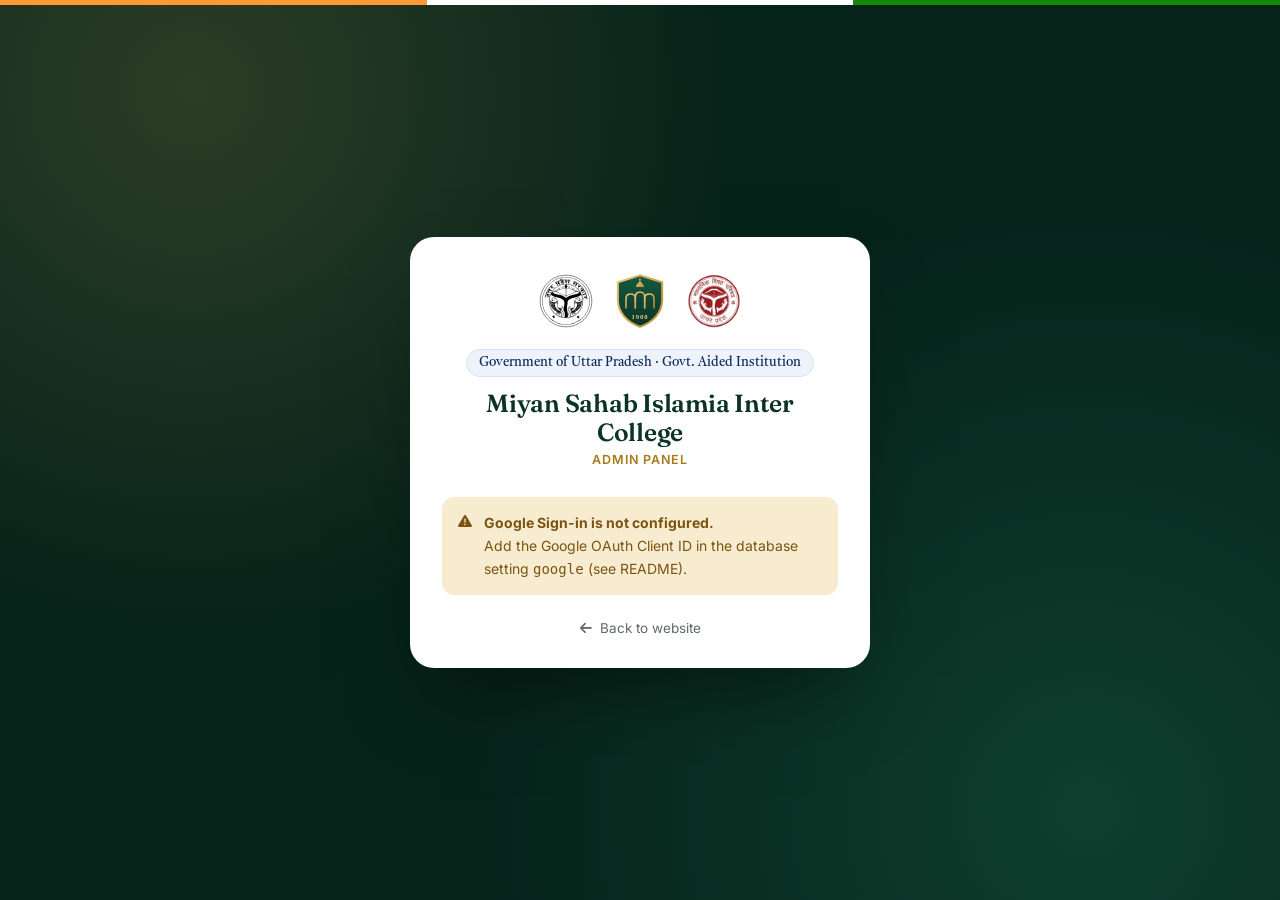
<file: admin.html>
<!DOCTYPE html>
<html lang="en">
<head>
  <meta charset="UTF-8">
  <meta name="viewport" content="width=device-width, initial-scale=1, viewport-fit=cover">
  <meta name="robots" content="noindex, nofollow">
  <title>Admin Panel | M.S.I. Inter College</title>
  <meta name="theme-color" content="#0a3326">
  <link rel="icon" href="assets/img/crest.svg" type="image/svg+xml">
  <link rel="preconnect" href="https://fonts.googleapis.com">
  <link rel="preconnect" href="https://fonts.gstatic.com" crossorigin>
  <link href="https://fonts.googleapis.com/css2?family=Fraunces:opsz,wght@9..144,500;9..144,600&family=Inter:wght@400;500;600;700&family=Noto+Sans+Devanagari:wght@400;500;600&family=Tiro+Devanagari+Hindi&display=swap" rel="stylesheet">
  <link rel="stylesheet" href="https://cdnjs.cloudflare.com/ajax/libs/font-awesome/6.5.2/css/all.min.css">
  <link rel="stylesheet" href="assets/css/main.css">
  <link rel="stylesheet" href="assets/css/admin.css">
</head>
<body class="adm-body">

<!-- ================= Sign-in screen ================= -->
<div class="adm-gate" id="gate">
  <div class="tricolor" aria-hidden="true"></div>
  <div class="adm-gate-card">
    <div class="adm-gate-logos">
      <img src="images/up_emblem.svg" alt="Uttar Pradesh emblem" width="64" height="64">
      <img src="assets/img/crest.svg" alt="" width="64" height="64">
      <img src="images/upboard_official.png" alt="UP Board" width="64" height="64">
    </div>
    <span class="adm-gate-label">Government of Uttar Pradesh · Govt. Aided Institution</span>
    <h1 class="adm-gate-en">Miyan Sahab Islamia Inter College</h1>
    <p class="adm-gate-sub">Admin Panel</p>
    <div id="gateBody">
      <p class="muted" id="gateMsg"><i class="fas fa-spinner fa-spin"></i> Loading…</p>
    </div>
    <a href="index.html" class="adm-gate-back"><i class="fas fa-arrow-left"></i> Back to website</a>
  </div>
</div>

<!-- ================= App shell ================= -->
<div class="adm-shell" id="shell" hidden>
  <aside class="adm-side" id="side">
    <a href="index.html" class="adm-brand" target="_blank" rel="noopener">
      <img src="images/up_emblem.svg" alt="" width="40" height="40">
      <span><strong>M.S.I. Inter College</strong><small>Admin Panel</small></span>
    </a>
    <nav class="adm-nav" id="admNav">
      <div class="adm-nav-label">Overview</div>
      <a href="#dashboard" data-page="dashboard"><i class="fas fa-gauge-high"></i> Dashboard</a>
      <div class="adm-nav-label">Admissions</div>
      <a href="#applications" data-page="applications"><i class="fas fa-file-signature"></i> Applications <span class="adm-count" id="cntApps"></span></a>
      <a href="#payments" data-page="payments"><i class="fas fa-indian-rupee-sign"></i> Payments</a>
      <a href="#enquiries" data-page="enquiries"><i class="fas fa-envelope-open-text"></i> Enquiries <span class="adm-count alert" id="cntEnq"></span></a>
      <a href="#users" data-page="users"><i class="fas fa-users"></i> Parent accounts</a>
      <div class="adm-nav-label">Website content</div>
      <a href="#notices" data-page="notices"><i class="fas fa-bullhorn"></i> Notices</a>
      <a href="#gallery" data-page="gallery"><i class="fas fa-images"></i> Gallery</a>
      <a href="#toppers" data-page="toppers"><i class="fas fa-trophy"></i> Toppers</a>
      <a href="#leaders" data-page="leaders"><i class="fas fa-user-tie"></i> Leadership</a>
      <div class="adm-nav-label">System</div>
      <a href="#settings" data-page="settings"><i class="fas fa-sliders"></i> Settings</a>
      <a href="#staff" data-page="staff"><i class="fas fa-user-shield"></i> Staff access</a>
    </nav>
    <div class="adm-side-foot">
      <a href="index.html" target="_blank" rel="noopener"><i class="fas fa-arrow-up-right-from-square"></i> View website</a>
    </div>
  </aside>
  <div class="adm-scrim" id="scrim"></div>

  <div class="adm-main">
    <header class="adm-top">
      <button class="adm-icon-btn adm-menu" id="menuBtn" aria-label="Menu"><i class="fas fa-bars"></i></button>
      <div class="adm-top-title"><h1 id="pageTitle">Dashboard</h1><p id="pageSub"></p></div>
      <div class="adm-top-actions">
        <button class="adm-icon-btn" id="refreshBtn" title="Refresh" aria-label="Refresh"><i class="fas fa-rotate"></i></button>
        <div class="adm-user" id="userChip">
          <img id="userPhoto" alt="" referrerpolicy="no-referrer">
          <span><strong id="userName"></strong><small id="userRole"></small></span>
          <button class="adm-icon-btn" id="signOutBtn" title="Sign out" aria-label="Sign out"><i class="fas fa-right-from-bracket"></i></button>
        </div>
      </div>
    </header>
    <main class="adm-content" id="content"></main>
  </div>
</div>

<!-- Drawer for details / forms -->
<div class="adm-drawer" id="drawer" aria-hidden="true">
  <div class="adm-drawer-scrim" data-close></div>
  <section class="adm-drawer-panel" role="dialog" aria-modal="true" aria-labelledby="drawerTitle">
    <header><h2 id="drawerTitle"></h2><button class="adm-icon-btn" data-close aria-label="Close"><i class="fas fa-xmark"></i></button></header>
    <div class="adm-drawer-body" id="drawerBody"></div>
    <footer id="drawerFoot"></footer>
  </section>
</div>

<div class="toast-stack" id="toasts" aria-live="polite"></div>

<script src="assets/js/config.js"></script>
<script src="assets/js/api.js"></script>
<script src="assets/js/main.js"></script>
<script src="assets/js/admin.js"></script>
</body>
</html>
</file>
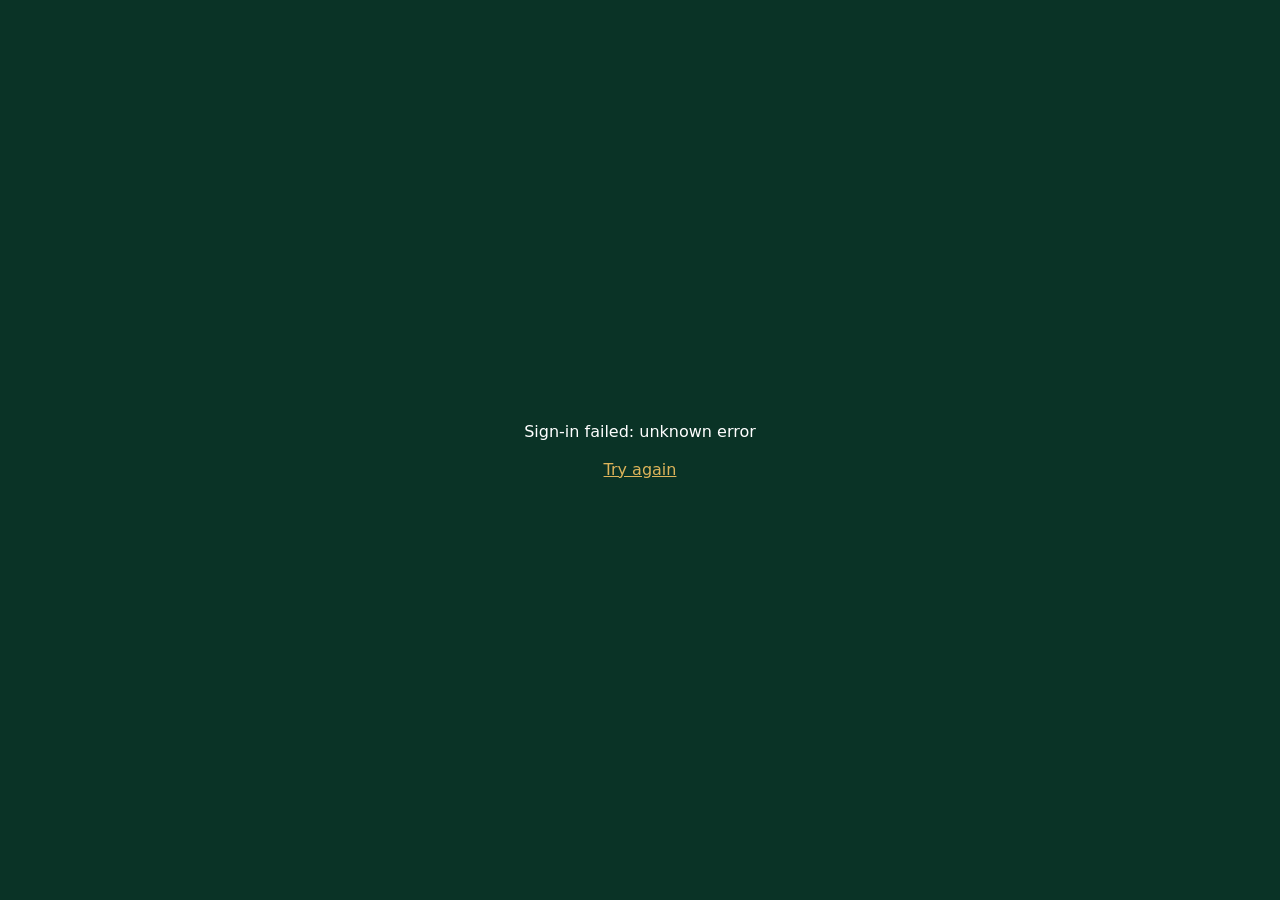
<file: auth.html>
<!DOCTYPE html>
<html lang="en">
<head>
  <meta charset="UTF-8">
  <meta name="viewport" content="width=device-width, initial-scale=1">
  <meta name="robots" content="noindex, nofollow">
  <meta name="referrer" content="no-referrer">
  <title>Signing in… | M.S.I. Inter College</title>
  <style>
    body { margin: 0; min-height: 100vh; display: grid; place-items: center; background: #0a3326; color: #fff; font: 16px Inter, system-ui, sans-serif; text-align: center; }
    .box { padding: 24px; }
    .spin { width: 42px; height: 42px; margin: 0 auto 16px; border: 4px solid rgba(255,255,255,.2); border-top-color: #ddb45a; border-radius: 50%; animation: s 0.8s linear infinite; }
    @keyframes s { to { transform: rotate(360deg); } }
    a { color: #ddb45a; }
  </style>
</head>
<body>
  <div class="box" id="box"><div class="spin"></div>Signing you in…</div>
  <script>
    /* Return point of the same-tab "Sign in with Google" flow.
       The verified Google ID token arrives in the URL fragment (never sent to a server). */
    (function () {
      var q = new URLSearchParams(location.hash.slice(1));
      history.replaceState(null, "", location.pathname);           // remove the token from the address bar
      var back = "register.html";
      try {
        var r = sessionStorage.getItem("msi.returnTo") || "";
        if (/^\/[A-Za-z0-9_\-./]*([?#][^<>"\s]*)?$/.test(r) && r.indexOf("//") === -1 && !/^\/auth/.test(r)) back = r;
        sessionStorage.removeItem("msi.returnTo");
      } catch (e) {}
      if (q.get("credential")) {
        try { localStorage.setItem("msi.gid.v1", q.get("credential")); } catch (e) {}
        location.replace(back);
      } else {
        document.getElementById("box").innerHTML = "Sign-in failed: " + (q.get("error") || "unknown error").replace(/[<>&]/g, "") +
          '<br><br><a href="' + back.replace(/"/g, "") + '">Try again</a>';
      }
    })();
  </script>
</body>
</html>
</file>
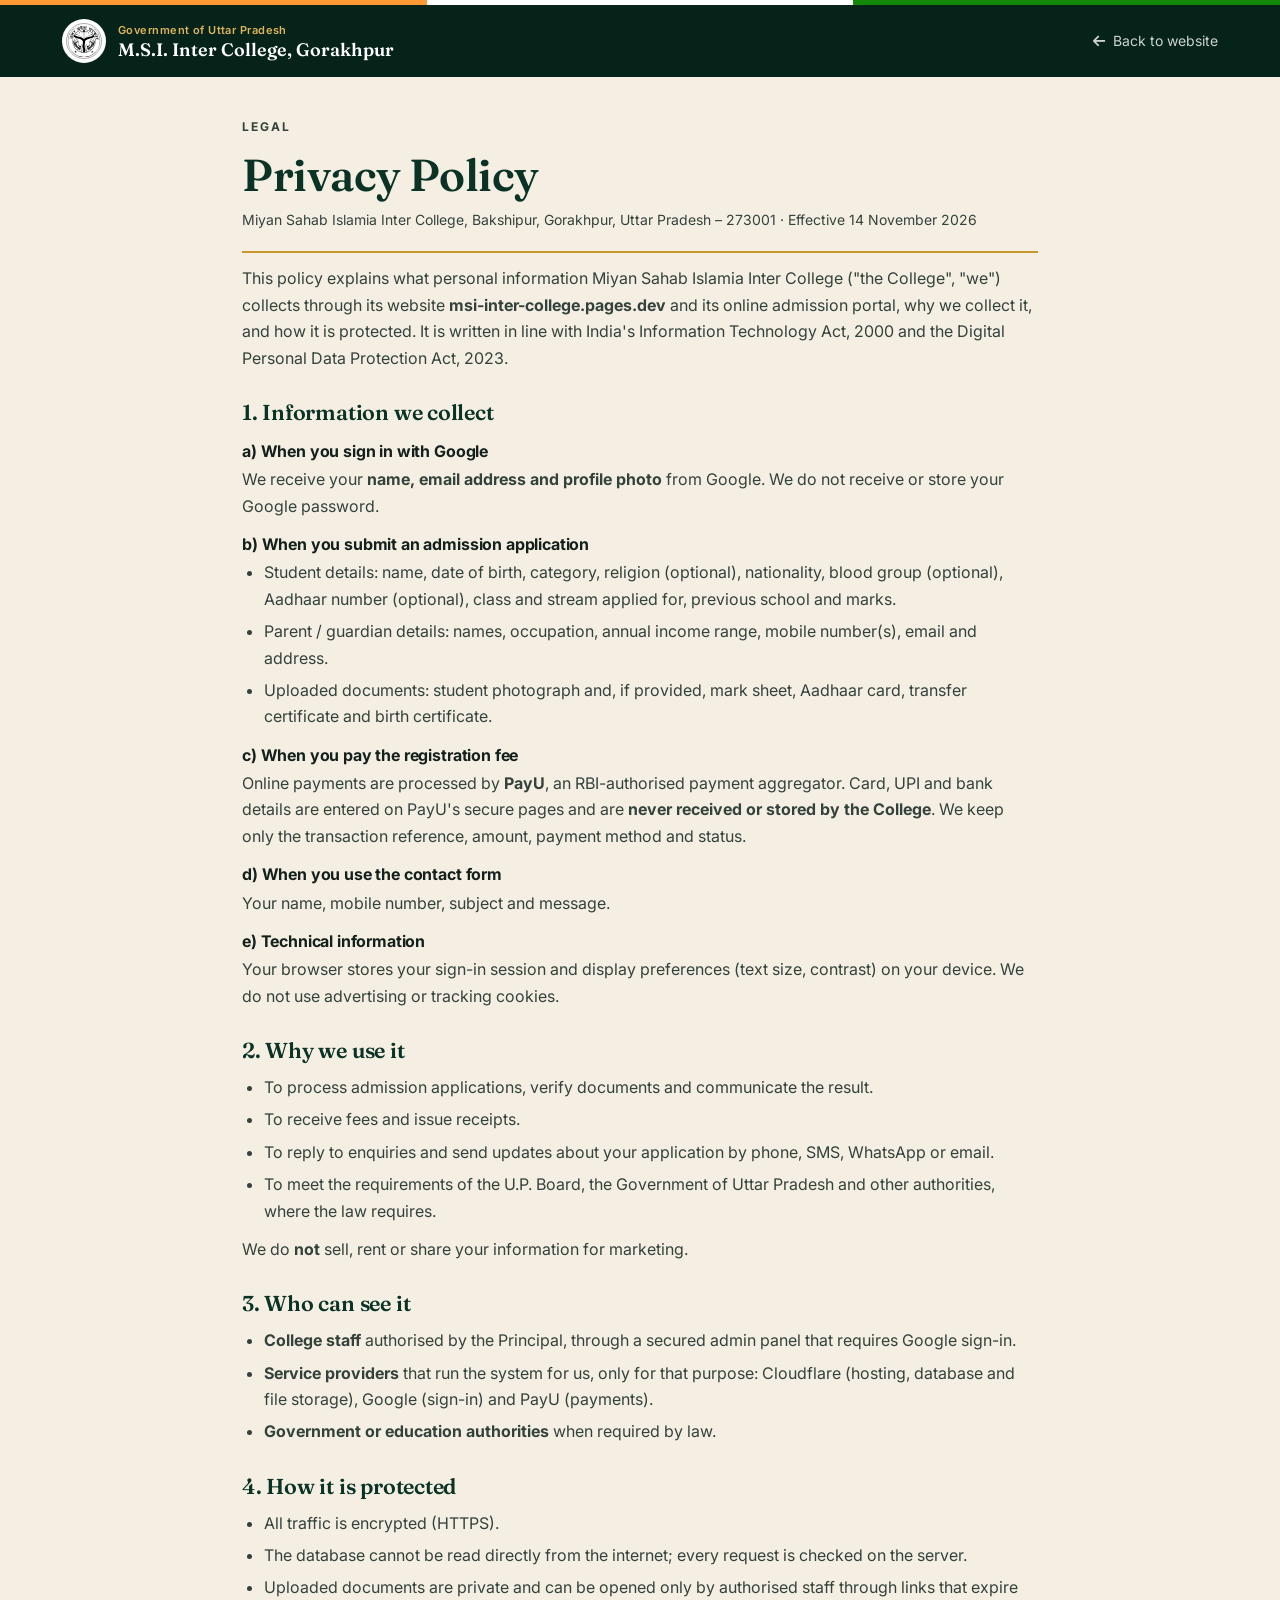
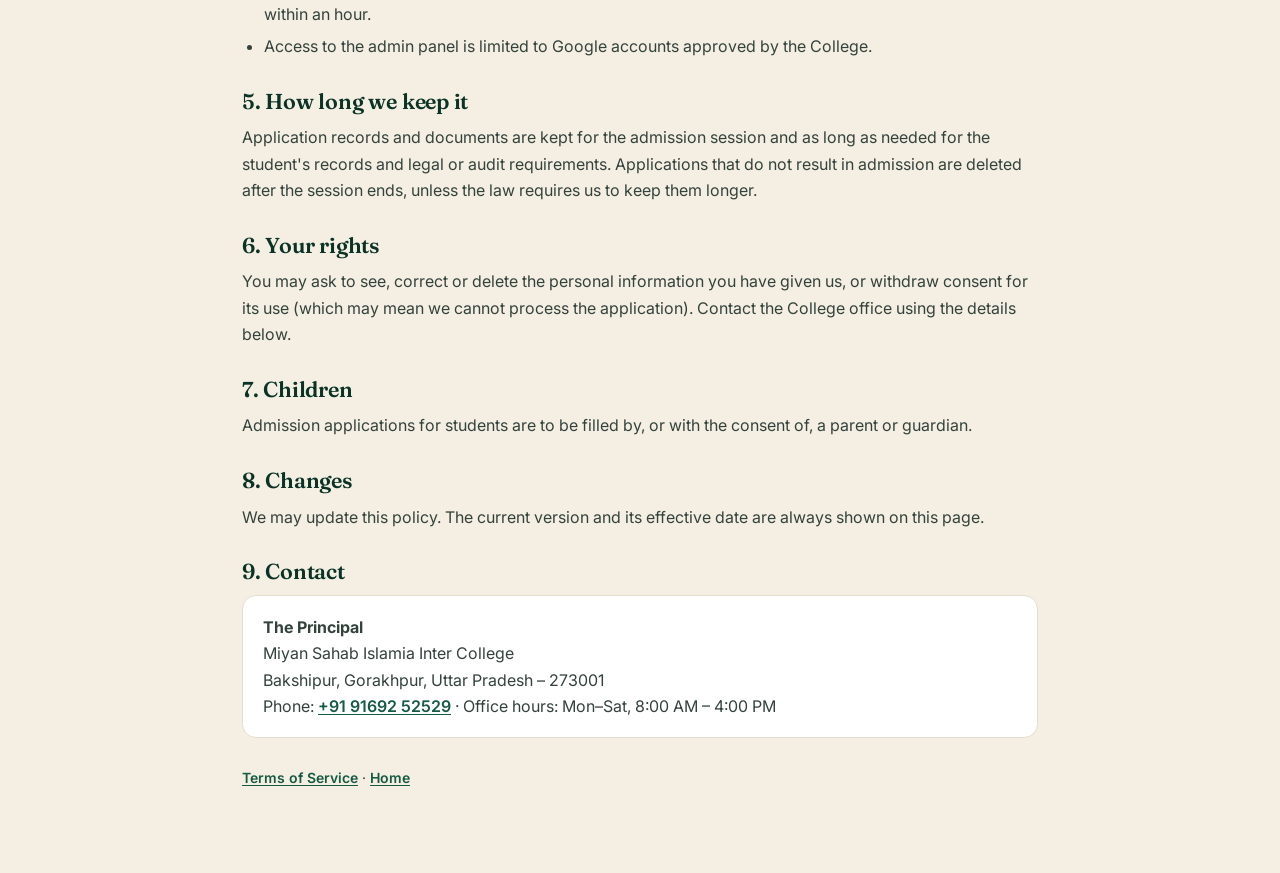
<file: privacy.html>
<!DOCTYPE html>
<html lang="en">
<head>
  <meta charset="UTF-8">
  <meta name="viewport" content="width=device-width, initial-scale=1">
  <title>Privacy Policy | M.S.I. Inter College, Gorakhpur</title>
  <meta name="description" content="How Miyan Sahab Islamia Inter College, Gorakhpur collects, uses and protects personal information on its website and online admission portal.">
  <meta name="theme-color" content="#0a3326">
  <link rel="icon" href="assets/img/crest.svg" type="image/svg+xml">
  <link rel="preconnect" href="https://fonts.googleapis.com">
  <link rel="preconnect" href="https://fonts.gstatic.com" crossorigin>
  <link href="https://fonts.googleapis.com/css2?family=Fraunces:opsz,wght@9..144,500;9..144,600&family=Inter:wght@400;500;600;700&family=Tiro+Devanagari+Hindi&display=swap" rel="stylesheet">
  <link rel="stylesheet" href="https://cdnjs.cloudflare.com/ajax/libs/font-awesome/6.5.2/css/all.min.css">
  <link rel="stylesheet" href="assets/css/main.css">
  <link rel="stylesheet" href="assets/css/legal.css">
</head>
<body class="portal-body">
<div class="tricolor" aria-hidden="true"></div>
<div class="portal-topbar gov-topbar">
  <div class="container">
    <a href="index.html" class="gov-brand">
      <img src="images/up_emblem.svg" alt="Government of Uttar Pradesh" class="gov-emblem-sm" width="44" height="44">
      <span class="brand-text"><span class="gov-label-sm">Government of Uttar Pradesh</span><span class="brand-hi brand-en-name">M.S.I. Inter College, Gorakhpur</span></span>
    </a>
    <a href="index.html" class="back"><i class="fas fa-arrow-left"></i> <span class="hide-sm">Back to website</span></a>
  </div>
</div>

<main class="legal container" id="main">
  <p class="legal-eyebrow">Legal</p>
  <h1>Privacy Policy</h1>
  <p class="legal-meta">Miyan Sahab Islamia Inter College, Bakshipur, Gorakhpur, Uttar Pradesh – 273001 · Effective 14 November 2026</p>

  <p>This policy explains what personal information Miyan Sahab Islamia Inter College ("the College", "we") collects through its website <b>msi-inter-college.pages.dev</b> and its online admission portal, why we collect it, and how it is protected. It is written in line with India's Information Technology Act, 2000 and the Digital Personal Data Protection Act, 2023.</p>

  <h2>1. Information we collect</h2>
  <h3>a) When you sign in with Google</h3>
  <p>We receive your <b>name, email address and profile photo</b> from Google. We do not receive or store your Google password.</p>
  <h3>b) When you submit an admission application</h3>
  <ul>
    <li>Student details: name, date of birth, category, religion (optional), nationality, blood group (optional), Aadhaar number (optional), class and stream applied for, previous school and marks.</li>
    <li>Parent / guardian details: names, occupation, annual income range, mobile number(s), email and address.</li>
    <li>Uploaded documents: student photograph and, if provided, mark sheet, Aadhaar card, transfer certificate and birth certificate.</li>
  </ul>
  <h3>c) When you pay the registration fee</h3>
  <p>Online payments are processed by <b>PayU</b>, an RBI-authorised payment aggregator. Card, UPI and bank details are entered on PayU's secure pages and are <b>never received or stored by the College</b>. We keep only the transaction reference, amount, payment method and status.</p>
  <h3>d) When you use the contact form</h3>
  <p>Your name, mobile number, subject and message.</p>
  <h3>e) Technical information</h3>
  <p>Your browser stores your sign-in session and display preferences (text size, contrast) on your device. We do not use advertising or tracking cookies.</p>

  <h2>2. Why we use it</h2>
  <ul>
    <li>To process admission applications, verify documents and communicate the result.</li>
    <li>To receive fees and issue receipts.</li>
    <li>To reply to enquiries and send updates about your application by phone, SMS, WhatsApp or email.</li>
    <li>To meet the requirements of the U.P. Board, the Government of Uttar Pradesh and other authorities, where the law requires.</li>
  </ul>
  <p>We do <b>not</b> sell, rent or share your information for marketing.</p>

  <h2>3. Who can see it</h2>
  <ul>
    <li><b>College staff</b> authorised by the Principal, through a secured admin panel that requires Google sign-in.</li>
    <li><b>Service providers</b> that run the system for us, only for that purpose: Cloudflare (hosting, database and file storage), Google (sign-in) and PayU (payments).</li>
    <li><b>Government or education authorities</b> when required by law.</li>
  </ul>

  <h2>4. How it is protected</h2>
  <ul>
    <li>All traffic is encrypted (HTTPS).</li>
    <li>The database cannot be read directly from the internet; every request is checked on the server.</li>
    <li>Uploaded documents are private and can be opened only by authorised staff through links that expire within an hour.</li>
    <li>Access to the admin panel is limited to Google accounts approved by the College.</li>
  </ul>

  <h2>5. How long we keep it</h2>
  <p>Application records and documents are kept for the admission session and as long as needed for the student's records and legal or audit requirements. Applications that do not result in admission are deleted after the session ends, unless the law requires us to keep them longer.</p>

  <h2>6. Your rights</h2>
  <p>You may ask to see, correct or delete the personal information you have given us, or withdraw consent for its use (which may mean we cannot process the application). Contact the College office using the details below.</p>

  <h2>7. Children</h2>
  <p>Admission applications for students are to be filled by, or with the consent of, a parent or guardian.</p>

  <h2>8. Changes</h2>
  <p>We may update this policy. The current version and its effective date are always shown on this page.</p>

  <h2>9. Contact</h2>
  <div class="legal-contact">
    <p><b>The Principal</b><br>Miyan Sahab Islamia Inter College<br>Bakshipur, Gorakhpur, Uttar Pradesh – 273001<br>
    Phone: <a href="tel:+919169252529">+91 91692 52529</a> · Office hours: Mon–Sat, 8:00 AM – 4:00 PM</p>
  </div>
  <p class="legal-links"><a href="terms.html">Terms of Service</a> · <a href="index.html">Home</a></p>
</main>
</body>
</html>
</file>
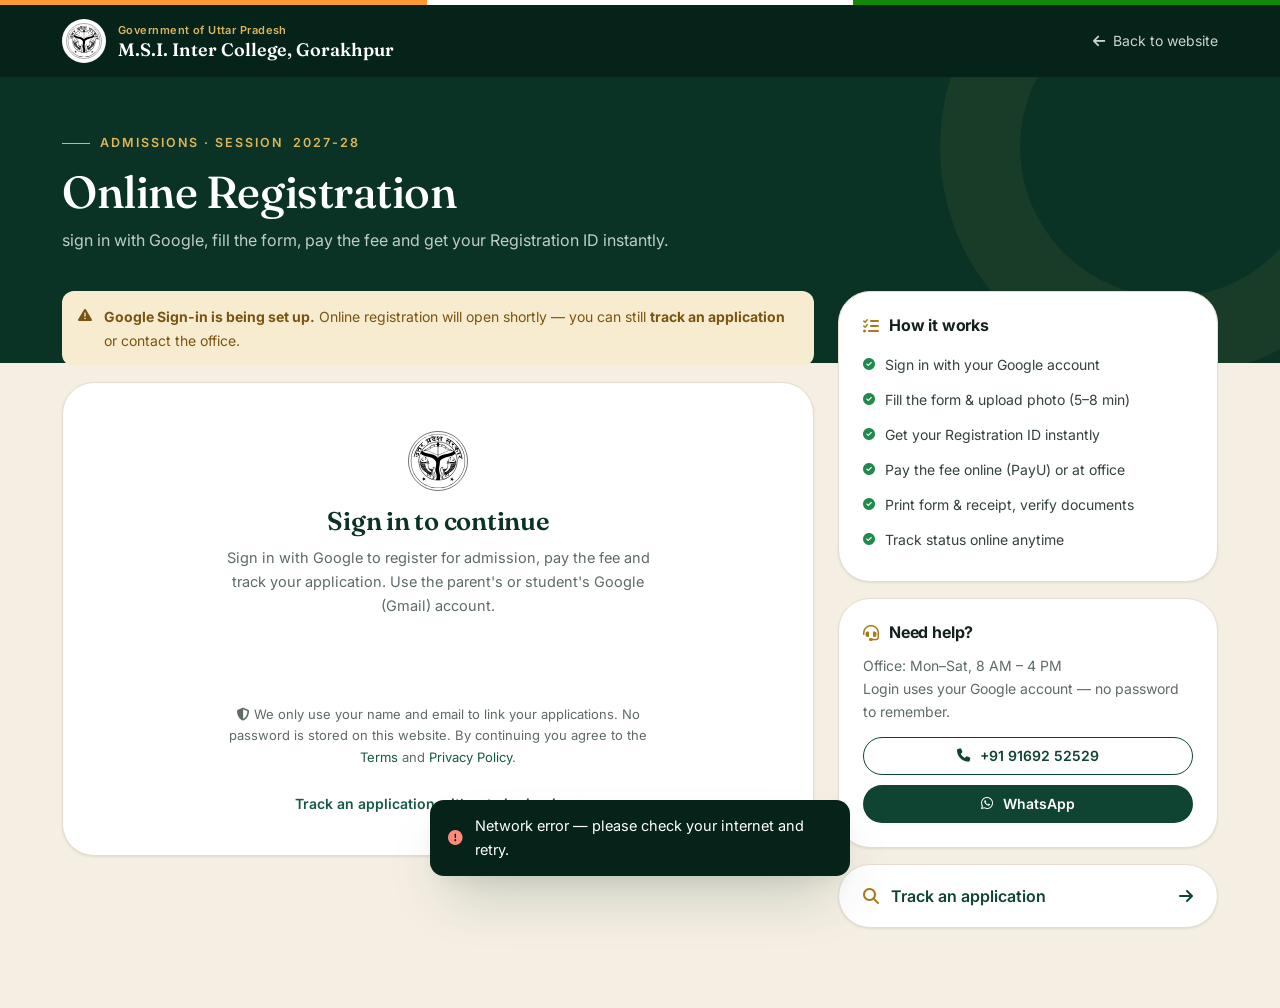
<file: register.html>
<!DOCTYPE html>
<html lang="en">
<head>
  <meta charset="UTF-8">
  <meta name="viewport" content="width=device-width, initial-scale=1, viewport-fit=cover">
  <title>Online Registration & Student Portal | M.S.I. Inter College, Gorakhpur</title>
  <meta name="description" content="Online admission registration, student login and application tracking for M.S.I. Inter College, Bakshipur, Gorakhpur.">
  <meta name="theme-color" content="#0a3326">
  <link rel="icon" href="assets/img/crest.svg" type="image/svg+xml">
  <link rel="preconnect" href="https://fonts.googleapis.com">
  <link rel="preconnect" href="https://fonts.gstatic.com" crossorigin>
  <link href="https://fonts.googleapis.com/css2?family=Fraunces:ital,opsz,wght@0,9..144,400;0,9..144,500;0,9..144,600;1,9..144,400&family=Inter:wght@400;500;600;700&family=Noto+Sans+Devanagari:wght@400;500;600&family=Tiro+Devanagari+Hindi&display=swap" rel="stylesheet">
  <link rel="stylesheet" href="https://cdnjs.cloudflare.com/ajax/libs/font-awesome/6.5.2/css/all.min.css">
  <link rel="stylesheet" href="assets/css/main.css">
</head>
<body class="portal-body">

<div class="tricolor" aria-hidden="true"></div>
<div class="portal-topbar gov-topbar">
  <div class="container">
    <a href="index.html" class="gov-brand">
      <img src="images/up_emblem.svg" alt="Government of Uttar Pradesh" class="gov-emblem-sm" width="44" height="44">
      <span class="brand-text"><span class="gov-label-sm">Government of Uttar Pradesh</span><span class="brand-hi brand-en-name">M.S.I. Inter College, Gorakhpur</span></span>
    </a>
    <a href="index.html" class="back"><i class="fas fa-arrow-left"></i> <span class="hide-sm">Back to website</span></a>
  </div>
</div>

<section class="portal-hero">
  <div class="container">
    <span class="eyebrow">Admissions · Session <span data-session>2027-28</span></span>
    <h1 id="portalTitle" style="margin-top:12px">Online Registration</h1>
    <p id="portalSub">create an account, fill the form, and receive your Registration ID instantly.</p>
  </div>
</section>

<main class="portal-main" id="main">
  <div class="container">
    <div class="auth-wrap">
      <div>
        <div id="modeNotice"></div>

        <!-- ===== View: Auth ===== -->
        <section class="card" data-view="auth" hidden>
          <div class="google-auth">
            <img src="images/up_emblem.svg" alt="" width="64" height="64" class="google-auth-emblem">
            <h2>Sign in to continue</h2>
            <p class="muted">Sign in with Google to register for admission, pay the fee and track your application. Use the parent's or student's Google (Gmail) account.</p>
            <div class="gis-btn" id="googleBtn" aria-live="polite"><span class="muted"><i class="fas fa-spinner fa-spin"></i> Loading Google Sign-in…</span></div>
            <p class="muted" style="font-size:13px;margin-top:18px"><i class="fas fa-shield-halved"></i> We only use your name and email to link your applications. No password is stored on this website. By continuing you agree to the <a href="terms.html" style="color:var(--emerald-700)">Terms</a> and <a href="privacy.html" style="color:var(--emerald-700)">Privacy Policy</a>.</p>
            <p style="font-size:14px;margin-top:14px"><a href="#track" style="color:var(--emerald-700);font-weight:600">Track an application without signing in →</a></p>
          </div>
        </section>

        <!-- ===== View: Dashboard ===== -->
        <section data-view="dashboard" hidden>
          <div class="card">
            <div class="dash-head">
              <div class="dash-user">
                <div class="dash-avatar" id="dashAvatar">A</div>
                <div><h2 style="font-size:1.4rem;color:var(--emerald-900)" id="dashName">—</h2><p style="font-size:14px;color:var(--ink-500)" id="dashMeta">—</p></div>
              </div>
              <div style="display:flex;gap:10px;flex-wrap:wrap">
                <button class="btn btn-sm" data-go="apply"><i class="fas fa-plus"></i> New application</button>
                <button class="btn btn-sm btn-outline" id="logoutBtn"><i class="fas fa-right-from-bracket"></i> Logout</button>
              </div>
            </div>
          </div>
          <div id="dashApps" style="display:grid;gap:20px;margin-top:20px"></div>
        </section>

        <!-- ===== View: Apply (wizard) ===== -->
        <section class="card" data-view="apply" hidden>
          <div class="stepper" id="stepper">
            <div class="stepper-item active"><span class="stepper-dot">1</span><span class="stepper-label">Student</span></div>
            <div class="stepper-item"><span class="stepper-dot">2</span><span class="stepper-label">Parents &amp; Contact</span></div>
            <div class="stepper-item"><span class="stepper-dot">3</span><span class="stepper-label">Academics</span></div>
            <div class="stepper-item"><span class="stepper-dot">4</span><span class="stepper-label">Documents</span></div>
            <div class="stepper-item"><span class="stepper-dot">5</span><span class="stepper-label">Review</span></div>
          </div>

          <form id="applyForm" novalidate>
            <!-- Step 1 -->
            <div class="form-step active" data-step="1">
              <h2>Student details</h2>
              <p>as per the birth certificate / previous mark sheet.</p>
              <div class="form-grid">
                <div class="field full"><label for="studentName">Student's full name  <span class="req">*</span></label><input id="studentName" name="studentName" required minlength="3" autocomplete="off"><span class="field-error">Enter the student's full name</span></div>
                <input type="hidden" name="gender" value="Male">
                <div class="field"><label for="dob">Date of birth <span class="req">*</span></label><input id="dob" name="dob" type="date" required><span class="field-error">Enter a valid date of birth</span></div>
                <div class="field"><label for="aadhaar">Aadhaar number </label><input id="aadhaar" name="aadhaar" inputmode="numeric" maxlength="12" pattern="[0-9]{12}" autocomplete="off"><span class="field-error">Aadhaar must be 12 digits</span></div>
                <div class="field"><label for="category">Category <span class="req">*</span></label>
                  <select id="category" name="category" required><option value="">Select</option><option>General</option><option>OBC</option><option>SC</option><option>ST</option><option>EWS</option></select><span class="field-error">Please select</span></div>
                <div class="field"><label for="nationality">Nationality <span class="req">*</span></label><input id="nationality" name="nationality" required value="Indian"><span class="field-error">Required</span></div>
                <div class="field"><label for="bloodGroup">Blood group</label>
                  <select id="bloodGroup" name="bloodGroup"><option value="">Select</option><option>A+</option><option>A-</option><option>B+</option><option>B-</option><option>O+</option><option>O-</option><option>AB+</option><option>AB-</option></select></div>
                <div class="field full"><label for="religion">Religion </label>
                  <select id="religion" name="religion"><option value="">Prefer not to say</option><option>Islam</option><option>Hinduism</option><option>Christianity</option><option>Sikhism</option><option>Buddhism</option><option>Jainism</option><option>Other</option></select></div>
              </div>
            </div>

            <!-- Step 2 -->
            <div class="form-step" data-step="2">
              <h2>Parents &amp; contact</h2>
              <p>we'll use this mobile number for all updates.</p>
              <div class="form-grid">
                <div class="field"><label for="fatherName">Father's / Guardian's name <span class="req">*</span></label><input id="fatherName" name="fatherName" required minlength="3"><span class="field-error">Required</span></div>
                <div class="field"><label for="motherName">Mother's name <span class="req">*</span></label><input id="motherName" name="motherName" required minlength="3"><span class="field-error">Required</span></div>
                <div class="field"><label for="guardianOccupation">Guardian's occupation</label><input id="guardianOccupation" name="guardianOccupation"></div>
                <div class="field"><label for="annualIncome">Annual family income</label>
                  <select id="annualIncome" name="annualIncome"><option value="">Select</option><option>Below ₹1 lakh</option><option>₹1 – 2.5 lakh</option><option>₹2.5 – 5 lakh</option><option>Above ₹5 lakh</option></select></div>
                <div class="field"><label for="email">Email</label><input id="email" name="email" type="email" autocomplete="email"><span class="field-error">Enter a valid email</span></div>
                <div class="field"><label for="phone">Mobile <span class="req">*</span></label><input id="phone" name="phone" type="tel" inputmode="numeric" maxlength="10" pattern="[6-9][0-9]{9}" required autocomplete="tel-national"><span class="field-error">Enter a valid 10-digit mobile</span></div>
                <div class="field"><label for="altPhone">Alternate mobile</label><input id="altPhone" name="altPhone" type="tel" inputmode="numeric" maxlength="10" pattern="[6-9][0-9]{9}"><span class="field-error">Enter a valid 10-digit mobile</span></div>
                <div class="field full"><label for="address">Full address <span class="req">*</span></label><textarea id="address" name="address" required minlength="10" rows="2" autocomplete="street-address"></textarea><span class="field-error">Enter the full address</span></div>
                <div class="field"><label for="city">City / District <span class="req">*</span></label><input id="city" name="city" required value="Gorakhpur" autocomplete="address-level2"><span class="field-error">Required</span></div>
                <div class="field"><label for="pincode">PIN code <span class="req">*</span></label><input id="pincode" name="pincode" inputmode="numeric" maxlength="6" pattern="[1-9][0-9]{5}" required autocomplete="postal-code"><span class="field-error">Enter a valid 6-digit PIN</span></div>
              </div>
            </div>

            <!-- Step 3 -->
            <div class="form-step" data-step="3">
              <h2>Academic details</h2>
              <p>the class you want admission in and the last class passed.</p>
              <div class="form-grid">
                <div class="field"><label for="applyClass">Admission sought in <span class="req">*</span></label>
                  <select id="applyClass" name="applyClass" required>
                    <option value="">Select class</option>
                    <optgroup label="Middle"><option>Class 6</option><option>Class 7</option><option>Class 8</option></optgroup>
                    <optgroup label="High School"><option>Class 9</option><option>Class 10</option></optgroup>
                    <optgroup label="Intermediate"><option>Class 11</option><option>Class 12</option></optgroup>
                  </select><span class="field-error">Please select a class</span></div>
                <div class="field"><label for="medium">Medium <span class="req">*</span></label>
                  <select id="medium" name="medium" required><option value="">Select</option><option>Hindi</option><option>English</option></select><span class="field-error">Please select</span></div>
                <div class="field full" id="streamField" hidden><label>Stream <span class="req">*</span></label>
                  <div class="radio-cards" id="streamGroup">
                    <label class="radio-card"><input type="radio" name="stream" value="Science (PCM)"><span><i class="fas fa-square-root-variable"></i> Science PCM</span></label>
                    <label class="radio-card"><input type="radio" name="stream" value="Science (PCB)"><span><i class="fas fa-dna"></i> Science PCB</span></label>
                    <label class="radio-card"><input type="radio" name="stream" value="Commerce"><span><i class="fas fa-chart-line"></i> Commerce</span></label>
                    <label class="radio-card"><input type="radio" name="stream" value="Arts"><span><i class="fas fa-feather-pointed"></i> Arts</span></label>
                  </div><span class="field-error">Please choose a stream</span></div>
                <div class="field full"><label for="prevSchool">Previous school</label><input id="prevSchool" name="prevSchool"></div>
                <div class="field"><label for="prevBoard">Previous board</label>
                  <select id="prevBoard" name="prevBoard"><option value="">Select</option><option>UP Board</option><option>CBSE</option><option>ICSE</option><option>Other</option><option>Not applicable</option></select></div>
                <div class="field"><label for="prevClass">Last class passed</label><input id="prevClass" name="prevClass" placeholder="e.g. Class 10"></div>
                <div class="field"><label for="prevPercent">Percentage / grade</label><input id="prevPercent" name="prevPercent" inputmode="decimal" placeholder="e.g. 82.5"></div>
                <div class="field"><label>Facilities required</label>
                  <div style="display:grid;gap:10px;padding-top:4px">
                    <label class="check"><input type="checkbox" name="hostel" value="Yes"> Hostel</label>
                  </div></div>
              </div>
            </div>

            <!-- Step 4: Documents -->
            <div class="form-step" data-step="4">
              <h2>Photo &amp; documents</h2>
              <p>JPG / PNG / PDF. Photos are compressed automatically.</p>
              <div class="upload-grid">
                <div class="field upload-field" data-upload="photo" data-required-upload>
                  <label>Student photograph <span class="req">*</span></label>
                  <label class="upload-box upload-photo">
                    <input type="file" accept="image/*" capture="user" hidden>
                    <span class="upload-empty"><i class="fas fa-user-plus"></i><strong>Add photo</strong><small>Passport size, face clearly visible</small></span>
                    <img alt="Student photo preview" hidden>
                  </label>
                  <span class="field-error">Student photo is required</span>
                </div>
                <div class="upload-docs">
                  <div class="field upload-field" data-upload="marksheet"><label>Previous mark sheet</label>
                    <label class="upload-box"><input type="file" accept="image/*,application/pdf" hidden><span class="upload-empty row"><i class="fas fa-file-lines"></i><span><strong>Upload mark sheet</strong><small>Image or PDF, max 3 MB</small></span></span><span class="upload-done" hidden></span></label></div>
                  <div class="field upload-field" data-upload="aadhaarDoc"><label>Aadhaar card</label>
                    <label class="upload-box"><input type="file" accept="image/*,application/pdf" hidden><span class="upload-empty row"><i class="fas fa-id-card"></i><span><strong>Upload Aadhaar</strong><small>Image or PDF, max 3 MB</small></span></span><span class="upload-done" hidden></span></label></div>
                  <div class="field upload-field" data-upload="tc"><label>Transfer certificate (T.C.)</label>
                    <label class="upload-box"><input type="file" accept="image/*,application/pdf" hidden><span class="upload-empty row"><i class="fas fa-file-export"></i><span><strong>Upload T.C.</strong><small>If available</small></span></span><span class="upload-done" hidden></span></label></div>
                  <div class="field upload-field" data-upload="birthCert"><label>Birth certificate</label>
                    <label class="upload-box"><input type="file" accept="image/*,application/pdf" hidden><span class="upload-empty row"><i class="fas fa-cake-candles"></i><span><strong>Upload birth certificate</strong><small>Image or PDF, max 3 MB</small></span></span><span class="upload-done" hidden></span></label></div>
                </div>
              </div>
              <div class="alert alert-info" style="margin-top:18px"><i class="fas fa-circle-info"></i><div>Documents are optional online but originals must be shown at the office for verification.</div></div>
            </div>

            <!-- Step 5 -->
            <div class="form-step" data-step="5">
              <h2>Review &amp; submit</h2>
              <p>check everything before submitting.</p>
              <div class="review-grid" id="reviewGrid"></div>
              <div class="fee-box" id="feeBox"></div>
              <label class="check" style="margin-top:18px"><input type="checkbox" id="declare"> <span>I declare that the information given is true. I understand admission is confirmed only after document verification at the college office.</span></label>
            </div>

            <div class="form-nav">
              <button type="button" class="btn btn-outline" id="prevBtn"><i class="fas fa-arrow-left"></i> Back</button>
              <button type="button" class="btn" id="nextBtn">Continue <i class="fas fa-arrow-right"></i></button>
            </div>
          </form>
        </section>

        <!-- ===== View: Payment ===== -->
        <section class="card" data-view="payment" hidden>
          <div class="pay-head">
            <div>
              <small class="muted-label">Registration ID</small>
              <div class="reg-id-inline" id="payRegId">—</div>
              <p class="muted" id="payStudent">—</p>
            </div>
            <div class="pay-amount"><small>Amount payable</small><strong id="payAmount">₹0</strong></div>
          </div>
          <div class="fee-box" id="payFeeBox" style="margin-top:18px"></div>

          <h3 class="pay-title">Choose a payment method</h3>
          <div class="pay-methods" id="payMethods">
            <button type="button" class="pay-method" data-method="payu" hidden><i class="fas fa-credit-card"></i><span><strong>Pay online</strong><small>UPI · Debit / Credit card · Net banking · Wallets — secured by PayU</small></span><span class="pay-badge">Instant</span></button>
            <button type="button" class="pay-method" data-method="office" hidden><i class="fas fa-building-columns"></i><span><strong>Pay at college office</strong><small>Cash at the fee counter, Mon–Sat during office hours</small></span></button>
          </div>
          <div class="alert alert-info" id="payNone" hidden style="margin-top:12px"><i class="fas fa-circle-info"></i><div>Online payment is not enabled yet. Please pay at the college office.</div></div>

          <p class="muted" style="font-size:13px;margin-top:18px;text-align:center"><i class="fas fa-lock"></i> Online payments are processed by PayU (RBI-authorised payment aggregator). The college never asks for your card PIN or OTP.</p>
          <div style="text-align:center;margin-top:10px"><button class="btn btn-sm btn-outline" data-go="dashboard">Pay later — go to dashboard</button></div>
        </section>

        <!-- ===== View: Done ===== -->
        <section class="card" data-view="done" hidden>
          <div class="success-panel">
            <div class="success-icon" id="doneIcon"><i class="fas fa-check"></i></div>
            <h2 style="font-size:1.8rem;color:var(--emerald-900)" id="doneTitle">Registration complete!</h2>
            <p class="muted" style="margin-top:8px" id="doneText">—</p>
            <div class="reg-id" id="doneId">—</div>
            <div id="donePay"></div>
            <div class="hero-cta" style="justify-content:center">
              <button class="btn btn-gold" data-print-form><i class="fas fa-print"></i> Print application form</button>
              <button class="btn btn-outline" data-print-receipt hidden><i class="fas fa-receipt"></i> Fee receipt</button>
              <a class="btn btn-outline" id="waShare" target="_blank" rel="noopener"><i class="fab fa-whatsapp"></i> Share</a>
              <button class="btn" data-go="dashboard"><i class="fas fa-gauge"></i> Dashboard</button>
            </div>
          </div>
        </section>

        <!-- ===== View: Track ===== -->
        <section class="card" data-view="track" hidden>
          <h2 style="font-size:1.5rem;color:var(--emerald-900)">Track your application</h2>
          <p style="color:var(--ink-500);margin:6px 0 22px;font-size:14.5px">enter the Registration ID and the mobile number used in the form.</p>
          <form id="trackForm" class="form-grid" novalidate>
            <div class="field"><label for="tId">Registration ID <span class="req">*</span></label><input id="tId" name="regId" required placeholder="MSI26-XXXXXX" pattern="[Mm][Ss][Ii][0-9]{2}-[A-Za-z0-9]{6}" autocapitalize="characters" style="text-transform:uppercase"><span class="field-error">Format: MSI26-XXXXXX</span></div>
            <div class="field"><label for="tPhone">Mobile <span class="req">*</span></label><input id="tPhone" name="phone" type="tel" inputmode="numeric" maxlength="10" pattern="[6-9][0-9]{9}" required><span class="field-error">Enter a valid 10-digit mobile</span></div>
            <div class="full"><button class="btn btn-block" type="submit"><i class="fas fa-magnifying-glass"></i> Check status</button></div>
          </form>
          <div id="trackResult" style="margin-top:22px"></div>
          <p style="font-size:14px;color:var(--ink-500);margin-top:18px;text-align:center"><a href="#login" style="color:var(--emerald-700);font-weight:600">Login</a> · <a href="#signup" style="color:var(--emerald-700);font-weight:600">New registration</a></p>
        </section>
      </div>

      <!-- ===== Side panel ===== -->
      <aside class="info-panel">
        <div class="card">
          <h3><i class="fas fa-list-check"></i> How it works</h3>
          <ul>
            <li><i class="fas fa-circle-check"></i> Sign in with your Google account</li>
            <li><i class="fas fa-circle-check"></i> Fill the form &amp; upload photo (5–8 min)</li>
            <li><i class="fas fa-circle-check"></i> Get your Registration ID instantly</li>
            <li><i class="fas fa-circle-check"></i> Pay the fee online (PayU) or at office</li>
            <li><i class="fas fa-circle-check"></i> Print form &amp; receipt, verify documents</li>
            <li><i class="fas fa-circle-check"></i> Track status online anytime</li>
          </ul>
        </div>
        <div class="card">
          <h3><i class="fas fa-headset"></i> Need help?</h3>
          <p style="font-size:14px;color:var(--ink-500)">Office: Mon–Sat, 8 AM – 4 PM<br>Login uses your Google account — no password to remember.</p>
          <div style="display:grid;gap:10px;margin-top:14px">
            <a href="tel:+919169252529" class="btn btn-sm btn-outline"><i class="fas fa-phone"></i> +91 91692 52529</a>
            <a href="https://wa.me/919169252529" target="_blank" rel="noopener" class="btn btn-sm"><i class="fab fa-whatsapp"></i> WhatsApp</a>
          </div>
        </div>
        <div class="card" style="padding:18px 24px">
          <a href="#track" style="display:flex;justify-content:space-between;align-items:center;font-weight:600;color:var(--emerald-800)"><span><i class="fas fa-magnifying-glass" style="color:var(--gold-600);margin-right:8px"></i> Track an application</span><i class="fas fa-arrow-right"></i></a>
        </div>
      </aside>
    </div>
  </div>
</main>

<!-- Printable registration slip -->
<div class="receipt" id="printArea"></div>
<div class="toast-stack" id="toasts" aria-live="polite"></div>

<script src="assets/js/config.js"></script>
<script src="assets/js/api.js"></script>
<script src="assets/js/main.js"></script>
<script src="assets/js/portal.js"></script>
</body>
</html>
</file>
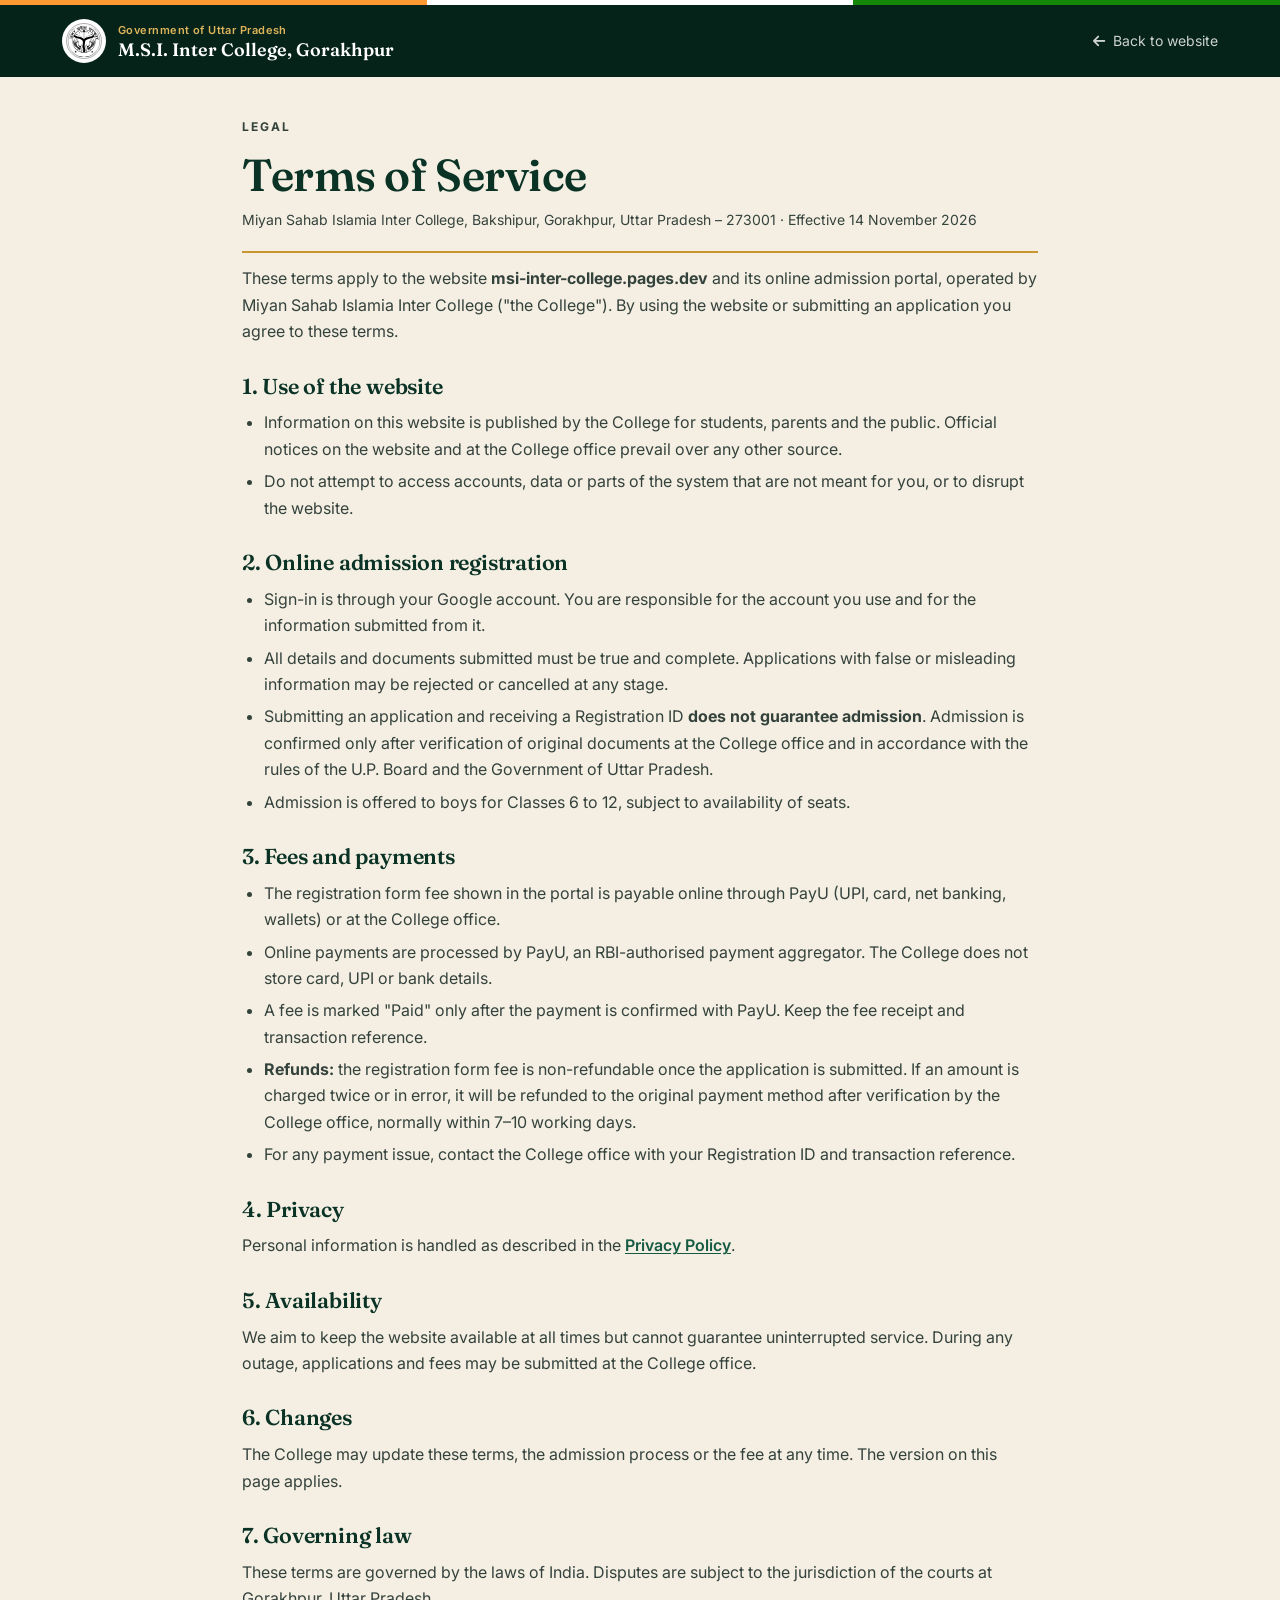
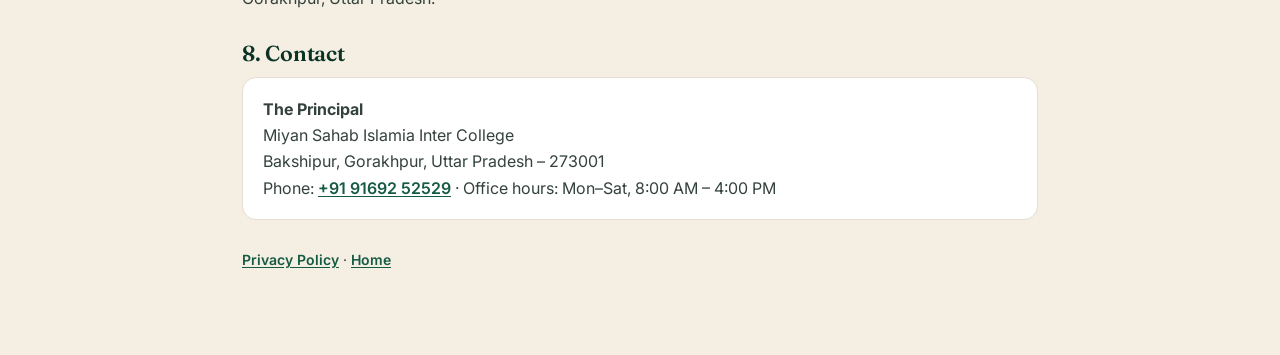
<file: terms.html>
<!DOCTYPE html>
<html lang="en">
<head>
  <meta charset="UTF-8">
  <meta name="viewport" content="width=device-width, initial-scale=1">
  <title>Terms of Service | M.S.I. Inter College, Gorakhpur</title>
  <meta name="description" content="Terms for using the website and online admission portal of Miyan Sahab Islamia Inter College, Gorakhpur.">
  <meta name="theme-color" content="#0a3326">
  <link rel="icon" href="assets/img/crest.svg" type="image/svg+xml">
  <link rel="preconnect" href="https://fonts.googleapis.com">
  <link rel="preconnect" href="https://fonts.gstatic.com" crossorigin>
  <link href="https://fonts.googleapis.com/css2?family=Fraunces:opsz,wght@9..144,500;9..144,600&family=Inter:wght@400;500;600;700&family=Tiro+Devanagari+Hindi&display=swap" rel="stylesheet">
  <link rel="stylesheet" href="https://cdnjs.cloudflare.com/ajax/libs/font-awesome/6.5.2/css/all.min.css">
  <link rel="stylesheet" href="assets/css/main.css">
  <link rel="stylesheet" href="assets/css/legal.css">
</head>
<body class="portal-body">
<div class="tricolor" aria-hidden="true"></div>
<div class="portal-topbar gov-topbar">
  <div class="container">
    <a href="index.html" class="gov-brand">
      <img src="images/up_emblem.svg" alt="Government of Uttar Pradesh" class="gov-emblem-sm" width="44" height="44">
      <span class="brand-text"><span class="gov-label-sm">Government of Uttar Pradesh</span><span class="brand-hi brand-en-name">M.S.I. Inter College, Gorakhpur</span></span>
    </a>
    <a href="index.html" class="back"><i class="fas fa-arrow-left"></i> <span class="hide-sm">Back to website</span></a>
  </div>
</div>

<main class="legal container" id="main">
  <p class="legal-eyebrow">Legal</p>
  <h1>Terms of Service</h1>
  <p class="legal-meta">Miyan Sahab Islamia Inter College, Bakshipur, Gorakhpur, Uttar Pradesh – 273001 · Effective 14 November 2026</p>

  <p>These terms apply to the website <b>msi-inter-college.pages.dev</b> and its online admission portal, operated by Miyan Sahab Islamia Inter College ("the College"). By using the website or submitting an application you agree to these terms.</p>

  <h2>1. Use of the website</h2>
  <ul>
    <li>Information on this website is published by the College for students, parents and the public. Official notices on the website and at the College office prevail over any other source.</li>
    <li>Do not attempt to access accounts, data or parts of the system that are not meant for you, or to disrupt the website.</li>
  </ul>

  <h2>2. Online admission registration</h2>
  <ul>
    <li>Sign-in is through your Google account. You are responsible for the account you use and for the information submitted from it.</li>
    <li>All details and documents submitted must be true and complete. Applications with false or misleading information may be rejected or cancelled at any stage.</li>
    <li>Submitting an application and receiving a Registration ID <b>does not guarantee admission</b>. Admission is confirmed only after verification of original documents at the College office and in accordance with the rules of the U.P. Board and the Government of Uttar Pradesh.</li>
    <li>Admission is offered to boys for Classes 6 to 12, subject to availability of seats.</li>
  </ul>

  <h2>3. Fees and payments</h2>
  <ul>
    <li>The registration form fee shown in the portal is payable online through PayU (UPI, card, net banking, wallets) or at the College office.</li>
    <li>Online payments are processed by PayU, an RBI-authorised payment aggregator. The College does not store card, UPI or bank details.</li>
    <li>A fee is marked "Paid" only after the payment is confirmed with PayU. Keep the fee receipt and transaction reference.</li>
    <li><b>Refunds:</b> the registration form fee is non-refundable once the application is submitted. If an amount is charged twice or in error, it will be refunded to the original payment method after verification by the College office, normally within 7–10 working days.</li>
    <li>For any payment issue, contact the College office with your Registration ID and transaction reference.</li>
  </ul>

  <h2>4. Privacy</h2>
  <p>Personal information is handled as described in the <a href="privacy.html">Privacy Policy</a>.</p>

  <h2>5. Availability</h2>
  <p>We aim to keep the website available at all times but cannot guarantee uninterrupted service. During any outage, applications and fees may be submitted at the College office.</p>

  <h2>6. Changes</h2>
  <p>The College may update these terms, the admission process or the fee at any time. The version on this page applies.</p>

  <h2>7. Governing law</h2>
  <p>These terms are governed by the laws of India. Disputes are subject to the jurisdiction of the courts at Gorakhpur, Uttar Pradesh.</p>

  <h2>8. Contact</h2>
  <div class="legal-contact">
    <p><b>The Principal</b><br>Miyan Sahab Islamia Inter College<br>Bakshipur, Gorakhpur, Uttar Pradesh – 273001<br>
    Phone: <a href="tel:+919169252529">+91 91692 52529</a> · Office hours: Mon–Sat, 8:00 AM – 4:00 PM</p>
  </div>
  <p class="legal-links"><a href="privacy.html">Privacy Policy</a> · <a href="index.html">Home</a></p>
</main>
</body>
</html>
</file>
<file: assets/css/main.css>
/* ==========================================================================
   M.S.I. Inter College — Design System
   Palette drawn from the campus itself: emerald lawn, sandstone facade,
   gilded crest, brick trim.
   ========================================================================== */

:root {
  --emerald-950: #06231a;
  --emerald-900: #0a3326;
  --emerald-800: #0f4433;
  --emerald-700: #155a43;
  --emerald-600: #1c7255;
  --emerald-100: #dcefe6;
  --emerald-50:  #eff8f3;

  --saffron: #ff9933;
  --india-green: #138808;
  --navy: #0b2a5b;
  --gold-600: #a87a1c;
  --gold-500: #c8962e;
  --gold-400: #ddb45a;
  --gold-100: #f8ecd0;

  --sand-50:  #fbf8f2;
  --sand-100: #f5efe3;
  --sand-200: #ebe1cd;

  --brick: #8a3b1f;
  --ink-900: #14201b;
  --ink-700: #34423c;
  --ink-500: #5e6b65;
  --ink-300: #a3ada8;
  --line: #e4ddd0;
  --white: #ffffff;

  --success: #1f8a4c;
  --warning: #b7791f;
  --danger:  #c0392b;
  --info:    #2563a8;

  --bg: var(--sand-50);
  --surface: var(--white);
  --surface-2: var(--sand-100);
  --text: var(--ink-900);
  --text-soft: var(--ink-500);

  --font-display: "Fraunces", "Tiro Devanagari Hindi", Georgia, serif;
  --font-body: "Inter", "Noto Sans Devanagari", system-ui, -apple-system, "Segoe UI", sans-serif;
  --font-hindi: "Tiro Devanagari Hindi", "Noto Sans Devanagari", serif;

  --radius-sm: 8px;
  --radius: 14px;
  --radius-lg: 22px;
  --radius-xl: 32px;

  --shadow-sm: 0 1px 2px rgba(10, 51, 38, .06), 0 1px 3px rgba(10, 51, 38, .05);
  --shadow:    0 6px 20px -6px rgba(10, 51, 38, .14), 0 2px 6px rgba(10, 51, 38, .05);
  --shadow-lg: 0 30px 60px -20px rgba(10, 51, 38, .28), 0 10px 24px -10px rgba(10, 51, 38, .12);

  --container: 1220px;
  --gutter: clamp(16px, 4vw, 32px);
  --header-h: 76px;
  --ease: cubic-bezier(.22, .8, .24, 1);
}

/* ---------- Reset ---------- */
*, *::before, *::after { box-sizing: border-box; }
html { scroll-behavior: smooth; scroll-padding-top: calc(var(--header-h) + 12px); -webkit-text-size-adjust: 100%; }
body {
  margin: 0;
  font-family: var(--font-body);
  font-size: 16px;
  line-height: 1.65;
  color: var(--text);
  background: var(--bg);
  -webkit-font-smoothing: antialiased;
  overflow-x: hidden;
}
img, svg, video { display: block; max-width: 100%; }
img { height: auto; }
a { color: inherit; text-decoration: none; }
button, input, select, textarea { font: inherit; color: inherit; }
button { cursor: pointer; }
h1, h2, h3, h4 { margin: 0; line-height: 1.15; font-family: var(--font-display); font-weight: 600; letter-spacing: -.01em; }
p { margin: 0; }
ul { margin: 0; padding: 0; list-style: none; }
:focus-visible { outline: 3px solid var(--gold-400); outline-offset: 3px; border-radius: 6px; }
::selection { background: var(--gold-100); color: var(--emerald-900); }

[hidden] { display: none !important; }
.sr-only { position: absolute; width: 1px; height: 1px; padding: 0; margin: -1px; overflow: hidden; clip: rect(0 0 0 0); border: 0; }
.skip-link { position: fixed; left: 16px; top: -60px; z-index: 999; background: var(--emerald-900); color: #fff; padding: 10px 16px; border-radius: var(--radius-sm); transition: top .2s; }
.skip-link:focus { top: 12px; }

.container { width: 100%; max-width: var(--container); margin-inline: auto; padding-inline: var(--gutter); }
.hi { font-family: var(--font-hindi); }

/* ---------- Buttons ---------- */
.btn {
  --btn-bg: var(--emerald-800);
  --btn-fg: #fff;
  display: inline-flex; align-items: center; justify-content: center; gap: 10px;
  min-height: 48px; padding: 12px 22px;
  border-radius: 999px; border: 1.5px solid transparent;
  background: var(--btn-bg); color: var(--btn-fg);
  font-weight: 600; font-size: 15px; line-height: 1.2; white-space: nowrap;
  transition: transform .25s var(--ease), box-shadow .25s var(--ease), background .2s, color .2s, border-color .2s;
}
.btn:hover { transform: translateY(-2px); box-shadow: var(--shadow); }
.btn:active { transform: translateY(0); }
.btn i { font-size: .95em; }
.btn-gold { --btn-bg: var(--gold-500); --btn-fg: var(--emerald-950); }
.btn-gold:hover { --btn-bg: var(--gold-400); }
.btn-outline { background: transparent; color: var(--emerald-800); border-color: var(--emerald-800); }
.btn-outline:hover { background: var(--emerald-800); color: #fff; }
.btn-ghost-light { background: rgba(255,255,255,.08); color: #fff; border-color: rgba(255,255,255,.35); backdrop-filter: blur(6px); }
.btn-ghost-light:hover { background: #fff; color: var(--emerald-900); }
.btn-sm { min-height: 38px; padding: 8px 16px; font-size: 14px; }
.btn-block { width: 100%; }
.btn[disabled] { opacity: .55; pointer-events: none; }

/* ---------- Utility bar ---------- */
.utility-bar { background: var(--emerald-950); color: rgba(255,255,255,.78); font-size: 13px; }
.utility-bar .container { display: flex; align-items: center; justify-content: space-between; gap: 16px; min-height: 40px; }
.utility-bar a:hover { color: var(--gold-400); }
.utility-left, .utility-right { display: flex; align-items: center; gap: 22px; }
.utility-left i, .utility-right i { color: var(--gold-400); margin-right: 6px; }
.utility-codes span { opacity: .85; }
.utility-codes strong { color: #fff; font-weight: 600; }

/* ---------- Header ---------- */
.site-header {
  position: sticky; top: 0; z-index: 100;
  background: rgba(251, 248, 242, .86);
  backdrop-filter: saturate(160%) blur(14px);
  -webkit-backdrop-filter: saturate(160%) blur(14px);
  border-bottom: 1px solid transparent;
  transition: border-color .3s, box-shadow .3s, background .3s;
}
.site-header.is-scrolled { border-color: var(--line); box-shadow: 0 6px 24px -14px rgba(10,51,38,.25); background: rgba(251,248,242,.95); }
.header-inner { display: flex; align-items: center; justify-content: space-between; gap: 20px; height: var(--header-h); }

.brand { display: flex; align-items: center; gap: 12px; min-width: 0; }
.brand-crest { width: 48px; height: 48px; flex: none; }
.brand-text { display: flex; flex-direction: column; min-width: 0; }
.brand-hi { font-family: var(--font-hindi); font-size: 17px; font-weight: 400; color: var(--emerald-900); line-height: 1.25; white-space: nowrap; overflow: hidden; text-overflow: ellipsis; }
.brand-en { white-space: nowrap; overflow: hidden; text-overflow: ellipsis; font-size: 11.5px; letter-spacing: .14em; text-transform: uppercase; color: var(--gold-600); font-weight: 600; }

.primary-nav { display: flex; align-items: center; gap: 2px; }
.primary-nav > a, .nav-drop > button {
  display: inline-flex; align-items: center; gap: 6px;
  padding: 10px 12px; border-radius: 999px; border: 0; background: none;
  font-size: 14.5px; font-weight: 500; color: var(--ink-700);
  transition: color .2s, background .2s;
}
.primary-nav > a:hover, .nav-drop > button:hover, .primary-nav > a.active { color: var(--emerald-800); background: var(--emerald-50); }
.nav-drop { position: relative; }
.nav-drop > button i { font-size: 10px; transition: transform .2s; }
.nav-drop-menu {
  position: absolute; top: calc(100% + 10px); left: 50%; transform: translate(-50%, 6px);
  min-width: 240px; padding: 8px;
  background: var(--surface); border: 1px solid var(--line); border-radius: var(--radius);
  box-shadow: var(--shadow-lg);
  opacity: 0; visibility: hidden; transition: all .22s var(--ease);
}
.nav-drop:hover .nav-drop-menu, .nav-drop:focus-within .nav-drop-menu { opacity: 1; visibility: visible; transform: translate(-50%, 0); }
.nav-drop:hover > button i { transform: rotate(180deg); }
.nav-drop-menu a { display: flex; align-items: center; gap: 12px; padding: 10px 12px; border-radius: 10px; font-size: 14px; color: var(--ink-700); }
.nav-drop-menu a i { width: 30px; height: 30px; display: grid; place-items: center; border-radius: 8px; background: var(--emerald-50); color: var(--emerald-700); font-size: 13px; }
.nav-drop-menu a:hover { background: var(--sand-100); color: var(--emerald-900); }

.header-actions { display: flex; align-items: center; gap: 10px; }
.icon-btn {
  width: 44px; height: 44px; display: grid; place-items: center;
  border-radius: 50%; border: 1px solid var(--line); background: var(--surface); color: var(--emerald-800);
  transition: background .2s, transform .2s;
}
.icon-btn:hover { background: var(--emerald-50); }
.menu-toggle { display: none; }

/* Mobile drawer */
.mobile-drawer {
  position: fixed; inset: 0; z-index: 200; visibility: hidden; overflow: hidden;
}
.mobile-drawer.open { visibility: visible; }
.drawer-backdrop { position: absolute; inset: 0; background: rgba(6,35,26,.55); opacity: 0; transition: opacity .3s; }
.mobile-drawer.open .drawer-backdrop { opacity: 1; }
.drawer-panel {
  position: absolute; top: 0; right: 0; bottom: 0; width: min(88vw, 380px);
  background: var(--sand-50); display: flex; flex-direction: column;
  transform: translateX(100%); transition: transform .38s var(--ease);
  box-shadow: var(--shadow-lg);
}
.mobile-drawer.open .drawer-panel { transform: none; }
.drawer-head { display: flex; align-items: center; justify-content: space-between; padding: 16px 20px; border-bottom: 1px solid var(--line); }
.drawer-nav { flex: 1; overflow-y: auto; padding: 12px; }
.drawer-nav a { display: flex; align-items: center; gap: 14px; padding: 14px 12px; border-radius: 12px; font-weight: 500; color: var(--ink-700); }
.drawer-nav a i { width: 22px; color: var(--emerald-700); text-align: center; }
.drawer-nav a:hover, .drawer-nav a:active { background: var(--emerald-50); color: var(--emerald-900); }
.drawer-nav .drawer-label { font-size: 11px; letter-spacing: .14em; text-transform: uppercase; color: var(--ink-300); padding: 16px 12px 6px; font-weight: 600; }
.drawer-foot { padding: 16px 20px 24px; border-top: 1px solid var(--line); display: grid; gap: 10px; }

/* ---------- Hero ---------- */
.hero {
  position: relative; isolation: isolate; overflow: hidden;
  min-height: min(92vh, 820px);
  display: flex; align-items: flex-end;
  color: #fff;
  padding: clamp(120px, 18vh, 180px) 0 clamp(48px, 8vh, 88px);
}
.hero-media { position: absolute; inset: 0; z-index: -2; }
.hero-media img { width: 100%; height: 100%; object-fit: cover; object-position: center 55%; transform: scale(1.06); animation: heroZoom 18s ease-out forwards; }
@keyframes heroZoom { to { transform: scale(1); } }
.hero::before {
  content: ""; position: absolute; inset: 0; z-index: -1;
  background:
    linear-gradient(180deg, rgba(6,35,26,.25) 0%, rgba(6,35,26,.35) 35%, rgba(6,35,26,.92) 100%),
    linear-gradient(90deg, rgba(6,35,26,.75) 0%, rgba(6,35,26,0) 70%);
}
.hero-content { max-width: 760px; }
.eyebrow {
  display: inline-flex; align-items: center; gap: 10px;
  font-size: 12.5px; font-weight: 600; letter-spacing: .16em; text-transform: uppercase;
  color: var(--gold-400);
}
.eyebrow::before { content: ""; width: 28px; height: 1.5px; background: currentColor; }
.hero-pill {
  display: inline-flex; align-items: center; gap: 10px;
  padding: 7px 14px 7px 8px; border-radius: 999px;
  background: rgba(255,255,255,.12); border: 1px solid rgba(255,255,255,.22); backdrop-filter: blur(8px);
  font-size: 13.5px; margin-bottom: 22px;
}
.hero-pill .dot { display: inline-grid; place-items: center; padding: 3px 10px; border-radius: 999px; background: var(--gold-500); color: var(--emerald-950); font-weight: 700; font-size: 11.5px; letter-spacing: .04em; }
.hero h1 { font-size: clamp(2.3rem, 6vw, 4.6rem); font-weight: 500; line-height: 1.04; letter-spacing: -.025em; }
.hero h1 em { font-style: italic; color: var(--gold-400); font-weight: 400; }
.hero-hi { font-family: var(--font-hindi); font-size: clamp(1.15rem, 2.4vw, 1.55rem); color: rgba(255,255,255,.9); margin-top: 14px; }
.hero-lead { font-size: clamp(1rem, 1.6vw, 1.12rem); color: rgba(255,255,255,.82); max-width: 600px; margin-top: 18px; }
.hero-cta { display: flex; flex-wrap: wrap; gap: 12px; margin-top: 30px; }

.hero-meta {
  display: grid; grid-template-columns: repeat(4, 1fr); gap: 1px;
  margin-top: clamp(40px, 7vh, 72px);
  background: rgba(255,255,255,.16); border: 1px solid rgba(255,255,255,.16);
  border-radius: var(--radius-lg); overflow: hidden; backdrop-filter: blur(10px);
}
.hero-meta div { padding: 18px 22px; background: rgba(6,35,26,.45); }
.hero-meta strong { display: block; font-family: var(--font-display); font-size: clamp(1.5rem, 3vw, 2.1rem); font-weight: 500; color: #fff; line-height: 1.1; }
.hero-meta span { font-size: 13px; color: rgba(255,255,255,.72); }

/* ---------- Ticker ---------- */
.ticker { background: var(--gold-500); color: var(--emerald-950); overflow: hidden; }
.ticker .container { display: flex; align-items: center; gap: 16px; min-height: 48px; }
.ticker-label { flex: none; font-weight: 700; font-size: 12px; letter-spacing: .12em; text-transform: uppercase; background: var(--emerald-900); color: var(--gold-400); padding: 6px 12px; border-radius: 999px; }
.ticker-track { flex: 1; overflow: hidden; mask-image: linear-gradient(90deg, transparent, #000 5%, #000 95%, transparent); }
.ticker-items { display: flex; gap: 48px; width: max-content; animation: ticker 40s linear infinite; font-weight: 500; font-size: 14.5px; }
.ticker-items span { white-space: nowrap; }
.ticker-items span::before { content: "◆"; font-size: 9px; margin-right: 14px; color: var(--brick); vertical-align: 2px; }
.ticker:hover .ticker-items { animation-play-state: paused; }
@keyframes ticker { to { transform: translateX(-50%); } }

/* ---------- Sections ---------- */
.section { padding: clamp(64px, 10vw, 120px) 0; position: relative; }
.section-alt { background: var(--surface-2); }
.section-dark { background: var(--emerald-900); color: #fff; }
.section-head { display: flex; flex-wrap: wrap; align-items: flex-end; justify-content: space-between; gap: 24px; margin-bottom: clamp(36px, 5vw, 56px); }
.section-head > div { max-width: 680px; }
.section-head.center { flex-direction: column; align-items: center; text-align: center; margin-inline: auto; }
.section-title { font-size: clamp(1.9rem, 4.2vw, 3rem); color: var(--emerald-900); margin-top: 12px; }
.section-dark .section-title { color: #fff; }
.section-title em { font-style: italic; color: var(--gold-600); font-weight: 400; }
.section-dark .section-title em { color: var(--gold-400); }
.section-sub { color: var(--text-soft); font-size: 1.05rem; margin-top: 14px; }
.section-sub .hi { display: block; margin-top: 4px; }
.section-dark .section-sub { color: rgba(255,255,255,.72); }

/* ---------- About ---------- */
.about-grid { display: grid; grid-template-columns: 1.05fr 1fr; gap: clamp(32px, 6vw, 80px); align-items: center; }
.about-visual { position: relative; }
.about-visual .frame { border-radius: var(--radius-xl); overflow: hidden; box-shadow: var(--shadow-lg); aspect-ratio: 4 / 4.4; }
.about-visual .frame img { width: 100%; height: 100%; object-fit: cover; }
.about-badge {
  position: absolute; right: -18px; bottom: 36px;
  background: var(--emerald-900); color: #fff; padding: 22px 26px; border-radius: var(--radius-lg);
  box-shadow: var(--shadow-lg); max-width: 220px;
}
.about-badge strong { font-family: var(--font-display); font-size: 3rem; line-height: 1; color: var(--gold-400); font-weight: 500; display: block; }
.about-badge span { font-size: 13.5px; color: rgba(255,255,255,.8); }
.about-thumb { position: absolute; left: -22px; top: 32px; width: 38%; border-radius: var(--radius); overflow: hidden; border: 6px solid var(--bg); box-shadow: var(--shadow); }
.about-copy p + p { margin-top: 16px; }
.about-copy .lead { font-size: 1.15rem; color: var(--ink-700); }
.about-copy .hi { color: var(--ink-500); }
.fact-list { display: grid; grid-template-columns: 1fr 1fr; gap: 12px; margin-top: 30px; }
.fact { display: flex; gap: 14px; align-items: flex-start; padding: 16px; border-radius: var(--radius); background: var(--surface); border: 1px solid var(--line); }
.fact i { width: 40px; height: 40px; flex: none; display: grid; place-items: center; border-radius: 10px; background: var(--emerald-50); color: var(--emerald-700); }
.fact small { display: block; font-size: 12px; color: var(--ink-500); text-transform: uppercase; letter-spacing: .08em; }
.fact strong { font-size: 14.5px; font-weight: 600; color: var(--ink-900); line-height: 1.35; display: block; }

.pillars { display: grid; grid-template-columns: repeat(3, 1fr); gap: 20px; margin-top: clamp(48px, 7vw, 80px); }
.pillar { padding: 30px; border-radius: var(--radius-lg); background: var(--surface); border: 1px solid var(--line); position: relative; overflow: hidden; }
.pillar::after { content: ""; position: absolute; inset: auto -40px -40px auto; width: 120px; height: 120px; border-radius: 50%; background: var(--gold-100); opacity: .6; }
.pillar .num { font-family: var(--font-display); font-size: 14px; color: var(--gold-600); font-weight: 600; letter-spacing: .1em; }
.pillar h3 { font-size: 1.45rem; color: var(--emerald-900); margin: 10px 0 10px; }
.pillar p { color: var(--ink-500); position: relative; z-index: 1; }
.pillar p.hi { margin-top: 8px; color: var(--ink-700); }

/* ---------- Leadership ---------- */
.leaders { display: grid; grid-template-columns: 1fr 1fr; gap: 24px; }
.leader {
  display: grid; grid-template-columns: auto 1fr; gap: 26px;
  padding: clamp(24px, 4vw, 40px); border-radius: var(--radius-xl);
  background: rgba(255,255,255,.05); border: 1px solid rgba(255,255,255,.12);
}
.leader-avatar {
  width: 96px; height: 96px; border-radius: 50%;
  display: grid; place-items: center;
  background: linear-gradient(135deg, var(--gold-400), var(--gold-600));
  color: var(--emerald-950); font-family: var(--font-display); font-size: 2rem; font-weight: 600;
  box-shadow: 0 0 0 6px rgba(221,180,90,.18);
}
.leader blockquote { margin: 0; font-family: var(--font-hindi); font-size: 1.1rem; line-height: 1.75; color: rgba(255,255,255,.9); position: relative; }
.leader blockquote::before { content: "“"; position: absolute; left: -6px; top: -36px; font-family: var(--font-display); font-size: 5rem; color: var(--gold-500); opacity: .5; line-height: 1; }
.leader-role { font-size: 12px; letter-spacing: .14em; text-transform: uppercase; color: var(--gold-400); font-weight: 600; }
.leader-name { font-size: 1.3rem; margin-top: 18px; color: #fff; }
.leader-name small { display: block; font-family: var(--font-body); font-size: 13.5px; color: rgba(255,255,255,.6); font-weight: 400; margin-top: 4px; }

/* ---------- Programs ---------- */
.programs { display: grid; grid-template-columns: repeat(5, 1fr); gap: 16px; }
@media (max-width: 1180px) { .programs { grid-template-columns: repeat(3, 1fr); } }
@media (max-width: 860px) { .programs { grid-template-columns: repeat(2, 1fr); } }
@media (max-width: 560px) { .programs { grid-template-columns: 1fr; } }
.program {
  position: relative; padding: 26px 20px 22px; border-radius: var(--radius-lg);
  background: var(--surface); border: 1px solid var(--line);
  display: flex; flex-direction: column; gap: 14px;
  transition: transform .35s var(--ease), box-shadow .35s var(--ease), border-color .3s;
}
.program:hover { transform: translateY(-6px); box-shadow: var(--shadow-lg); border-color: transparent; }
.program-icon { width: 54px; height: 54px; border-radius: 16px; display: grid; place-items: center; font-size: 22px; color: #fff; background: var(--emerald-700); }
.program:nth-child(2) .program-icon { background: #2563a8; }
.program:nth-child(3) .program-icon { background: var(--success); }
.program:nth-child(4) .program-icon { background: var(--gold-600); }
.program:nth-child(5) .program-icon { background: var(--brick); }
.program .tag { font-size: 11.5px; font-weight: 600; letter-spacing: .1em; text-transform: uppercase; color: var(--ink-500); }
.program h3 { font-size: 1.3rem; color: var(--emerald-900); }
.program h3 .hi { display: block; font-size: 1rem; color: var(--ink-500); margin-top: 4px; font-weight: 400; }
.program ul { display: grid; gap: 8px; font-size: 14px; color: var(--ink-700); }
.program li { display: flex; gap: 10px; align-items: flex-start; }
.program li i { color: var(--success); font-size: 12px; margin-top: 6px; }
.program .program-foot { margin-top: auto; padding-top: 14px; border-top: 1px dashed var(--line); display: flex; justify-content: space-between; align-items: center; font-size: 13px; color: var(--ink-500); }
.program .program-foot a { color: var(--emerald-700); font-weight: 600; }
.program .program-foot a:hover { color: var(--gold-600); }

/* ---------- Toppers ---------- */
.toppers { display: grid; grid-template-columns: repeat(4, 1fr); gap: 18px; }
.topper { border-radius: var(--radius-lg); background: var(--surface); border: 1px solid var(--line); overflow: hidden; text-align: center; transition: transform .3s var(--ease), box-shadow .3s; }
.topper:hover { transform: translateY(-4px); box-shadow: var(--shadow); }
.topper-top { padding: 28px 20px 18px; background: radial-gradient(circle at 50% 0%, var(--gold-100), transparent 70%); }
.topper-avatar { width: 76px; height: 76px; margin: 0 auto 14px; border-radius: 50%; display: grid; place-items: center; background: var(--emerald-800); color: var(--gold-400); font-family: var(--font-display); font-size: 1.5rem; border: 3px solid var(--gold-400); }
.topper h3 { font-family: var(--font-hindi); font-size: 1.15rem; font-weight: 400; color: var(--emerald-900); }
.topper p { font-size: 13px; color: var(--ink-500); margin-top: 4px; }
.topper-score { font-family: var(--font-display); font-size: 2.4rem; color: var(--emerald-800); font-weight: 500; padding: 10px 0 4px; }
.topper-rank { display: inline-block; margin-bottom: 20px; padding: 5px 12px; border-radius: 999px; background: var(--gold-100); color: var(--gold-600); font-weight: 600; font-size: 12.5px; }

/* ---------- Facilities ---------- */
.facilities { display: grid; grid-template-columns: repeat(4, 1fr); gap: 16px; }
.facility { padding: 24px; border-radius: var(--radius-lg); background: var(--surface); border: 1px solid var(--line); transition: background .3s, transform .3s var(--ease); }
.facility:hover { background: var(--emerald-900); transform: translateY(-4px); }
.facility i { font-size: 22px; color: var(--emerald-700); width: 50px; height: 50px; display: grid; place-items: center; border-radius: 14px; background: var(--emerald-50); transition: background .3s, color .3s; }
.facility h3 { font-family: var(--font-body); font-size: 1.02rem; font-weight: 600; margin-top: 18px; color: var(--ink-900); transition: color .3s; }
.facility h3 .hi { display: block; font-weight: 400; font-size: .95rem; color: var(--ink-500); margin-top: 2px; transition: color .3s; }
.facility p { font-size: 14px; color: var(--ink-500); margin-top: 8px; transition: color .3s; }
.facility:hover i { background: var(--gold-500); color: var(--emerald-950); }
.facility:hover h3 { color: #fff; }
.facility:hover h3 .hi, .facility:hover p { color: rgba(255,255,255,.7); }

/* ---------- Student life ---------- */
.life-grid { display: grid; grid-template-columns: repeat(2, 1fr); gap: 20px; }
.life-card { position: relative; border-radius: var(--radius-xl); overflow: hidden; min-height: 320px; display: flex; align-items: flex-end; color: #fff; isolation: isolate; }
.life-card img { position: absolute; inset: 0; width: 100%; height: 100%; object-fit: cover; z-index: -2; transition: transform .8s var(--ease); }
.life-card::before { content: ""; position: absolute; inset: 0; z-index: -1; background: linear-gradient(180deg, rgba(6,35,26,0) 20%, rgba(6,35,26,.92)); }
.life-card:hover img { transform: scale(1.06); }
.life-body { padding: 28px; }
.life-body .tag { font-size: 11.5px; letter-spacing: .14em; text-transform: uppercase; color: var(--gold-400); font-weight: 600; }
.life-body h3 { font-family: var(--font-hindi); font-weight: 400; font-size: 1.45rem; margin: 8px 0; }
.life-body p { font-size: 14.5px; color: rgba(255,255,255,.8); }

/* ---------- Admissions ---------- */
.admission-layout { display: grid; grid-template-columns: 1.2fr 1fr; gap: 28px; align-items: start; }
.steps { display: grid; gap: 14px; counter-reset: step; }
.step { display: grid; grid-template-columns: 56px 1fr; gap: 18px; padding: 20px; border-radius: var(--radius-lg); background: var(--surface); border: 1px solid var(--line); }
.step-num { width: 56px; height: 56px; border-radius: 16px; display: grid; place-items: center; background: var(--emerald-900); color: var(--gold-400); font-family: var(--font-display); font-size: 1.3rem; }
.step h3 { font-family: var(--font-body); font-size: 1.05rem; font-weight: 600; }
.step p { font-size: 14.5px; color: var(--ink-500); margin-top: 4px; }
.admission-card { position: sticky; top: calc(var(--header-h) + 20px); padding: clamp(24px, 4vw, 36px); border-radius: var(--radius-xl); background: var(--emerald-900); color: #fff; overflow: hidden; }
.admission-card::before { content: ""; position: absolute; width: 320px; height: 320px; border-radius: 50%; border: 60px solid rgba(221,180,90,.08); right: -140px; top: -140px; }
.admission-card h3 { font-size: 1.8rem; position: relative; }
.admission-card > p { color: rgba(255,255,255,.75); margin: 10px 0 22px; position: relative; }
.doc-list { display: grid; gap: 10px; margin-bottom: 26px; position: relative; }
.doc-list li { display: flex; gap: 12px; align-items: center; font-size: 14.5px; padding: 10px 14px; background: rgba(255,255,255,.06); border-radius: 12px; }
.doc-list li i { color: var(--gold-400); }
.admission-card .btn + .btn { margin-top: 10px; }

/* ---------- Notices ---------- */
.notice-layout { display: grid; grid-template-columns: 1.6fr 1fr; gap: 24px; }
.tabs { display: flex; flex-wrap: wrap; gap: 8px; margin-bottom: 18px; }
.tab { padding: 9px 18px; border-radius: 999px; border: 1px solid var(--line); background: var(--surface); font-size: 14px; font-weight: 500; color: var(--ink-700); transition: all .2s; }
.tab:hover { border-color: var(--emerald-700); color: var(--emerald-800); }
.tab.active { background: var(--emerald-900); border-color: var(--emerald-900); color: #fff; }
.notice-list { display: grid; gap: 10px; }
.notice { display: grid; grid-template-columns: 68px 1fr auto; align-items: center; gap: 18px; padding: 16px 18px; border-radius: var(--radius); background: var(--surface); border: 1px solid var(--line); transition: border-color .2s, box-shadow .2s; }
.notice:hover { border-color: var(--emerald-600); box-shadow: var(--shadow-sm); }
.notice-date { text-align: center; padding: 8px 0; border-radius: 12px; background: var(--sand-100); line-height: 1.1; }
.notice-date strong { display: block; font-family: var(--font-display); font-size: 1.5rem; color: var(--emerald-900); font-weight: 600; }
.notice-date span { font-size: 11.5px; text-transform: uppercase; letter-spacing: .08em; color: var(--ink-500); }
.notice h3 { font-family: var(--font-body); font-size: 15px; font-weight: 600; line-height: 1.4; }
.notice .chip { margin-top: 6px; }
.chip { display: inline-flex; align-items: center; gap: 6px; padding: 3px 10px; border-radius: 999px; font-size: 11.5px; font-weight: 600; letter-spacing: .04em; }
.chip-exam { background: #e7effa; color: var(--info); }
.chip-admission { background: var(--emerald-100); color: var(--emerald-700); }
.chip-general { background: var(--gold-100); color: var(--gold-600); }
.chip-new { background: #fde8e4; color: var(--danger); }
.notice[hidden] { display: none; }

.side-card { padding: 26px; border-radius: var(--radius-lg); background: var(--surface); border: 1px solid var(--line); }
.side-card + .side-card { margin-top: 18px; }
.side-card h3 { font-family: var(--font-body); font-size: 1rem; font-weight: 700; display: flex; align-items: center; gap: 10px; margin-bottom: 14px; }
.side-card h3 i { color: var(--gold-600); }
.link-list a { display: flex; align-items: center; justify-content: space-between; gap: 12px; padding: 12px 0; border-bottom: 1px solid var(--line); font-size: 14.5px; color: var(--ink-700); }
.link-list li:last-child a { border-bottom: 0; }
.link-list a:hover { color: var(--emerald-700); }
.link-list a i { font-size: 12px; color: var(--ink-300); }

.downloads { display: grid; grid-template-columns: repeat(3, 1fr); gap: 14px; margin-top: 40px; }
.download { display: flex; align-items: center; gap: 14px; padding: 16px 18px; border-radius: var(--radius); background: var(--surface); border: 1px solid var(--line); transition: border-color .2s, transform .2s; }
.download:hover { border-color: var(--emerald-600); transform: translateY(-2px); }
.download > i { width: 44px; height: 44px; flex: none; border-radius: 12px; display: grid; place-items: center; background: #fde8e4; color: var(--danger); font-size: 18px; }
.download strong { display: block; font-size: 14px; font-weight: 600; line-height: 1.35; }
.download small { color: var(--ink-500); font-size: 12.5px; }

/* ---------- Gallery ---------- */
.gallery { columns: 4 220px; column-gap: 14px; }
.gallery-item { break-inside: avoid; margin-bottom: 14px; position: relative; border-radius: var(--radius); overflow: hidden; cursor: zoom-in; background: var(--sand-200); border: 0; padding: 0; width: 100%; display: block; }
.gallery-item img { width: 100%; transition: transform .6s var(--ease), filter .3s; }
.gallery-item:nth-child(3n+1) img { aspect-ratio: 1 / 1.2; object-fit: cover; }
.gallery-item:nth-child(3n+2) img { aspect-ratio: 1 / 1; object-fit: cover; }
.gallery-item:nth-child(3n) img { aspect-ratio: 4 / 3; object-fit: cover; }
.gallery-item figcaption { position: absolute; inset: auto 0 0 0; padding: 30px 14px 12px; font-size: 13px; color: #fff; text-align: left; background: linear-gradient(transparent, rgba(6,35,26,.85)); opacity: 0; transform: translateY(8px); transition: all .3s var(--ease); }
.gallery-item:hover img { transform: scale(1.06); }
.gallery-item:hover figcaption, .gallery-item:focus-visible figcaption { opacity: 1; transform: none; }
.gallery-item.is-hidden { display: none; }

.lightbox { position: fixed; inset: 0; z-index: 300; display: none; align-items: center; justify-content: center; padding: 24px; background: rgba(6,20,15,.94); }
.lightbox.open { display: flex; animation: fadeIn .25s; }
.lightbox figure { margin: 0; max-width: min(1100px, 100%); text-align: center; }
.lightbox img { max-height: 78vh; margin: 0 auto; border-radius: var(--radius); box-shadow: var(--shadow-lg); }
.lightbox figcaption { color: rgba(255,255,255,.85); margin-top: 14px; font-size: 15px; }
.lightbox-btn { position: absolute; width: 50px; height: 50px; border-radius: 50%; border: 1px solid rgba(255,255,255,.25); background: rgba(255,255,255,.08); color: #fff; display: grid; place-items: center; font-size: 18px; }
.lightbox-btn:hover { background: rgba(255,255,255,.2); }
.lb-close { top: 20px; right: 20px; }
.lb-prev { left: 20px; top: 50%; transform: translateY(-50%); }
.lb-next { right: 20px; top: 50%; transform: translateY(-50%); }
@keyframes fadeIn { from { opacity: 0; } }

/* ---------- FAQ ---------- */
.faq-layout { display: grid; grid-template-columns: 1fr 1.6fr; gap: clamp(28px, 5vw, 64px); align-items: start; }
.faq-list { display: grid; gap: 12px; }
.faq { border-radius: var(--radius); background: var(--surface); border: 1px solid var(--line); overflow: hidden; }
.faq summary { list-style: none; cursor: pointer; padding: 20px 22px; display: flex; justify-content: space-between; align-items: center; gap: 16px; font-weight: 600; font-size: 15.5px; }
.faq summary::-webkit-details-marker { display: none; }
.faq summary::after { content: "+"; flex: none; width: 30px; height: 30px; display: grid; place-items: center; border-radius: 50%; background: var(--emerald-50); color: var(--emerald-800); font-size: 20px; font-weight: 400; transition: transform .3s, background .3s; }
.faq[open] summary::after { transform: rotate(45deg); background: var(--gold-500); color: var(--emerald-950); }
.faq[open] { border-color: var(--emerald-600); }
.faq-body { padding: 0 22px 20px; color: var(--ink-700); font-size: 15px; }
.faq-body .hi { display: block; margin-bottom: 6px; }

/* ---------- Contact & Map ---------- */
.contact-layout { display: grid; grid-template-columns: 1fr 1.25fr; gap: 24px; align-items: stretch; }
.contact-cards { display: grid; gap: 14px; }
.contact-card { display: flex; gap: 16px; padding: 20px; border-radius: var(--radius-lg); background: var(--surface); border: 1px solid var(--line); }
.contact-card > i { width: 48px; height: 48px; flex: none; border-radius: 14px; display: grid; place-items: center; background: var(--emerald-900); color: var(--gold-400); font-size: 18px; }
.contact-card small { display: block; font-size: 12px; letter-spacing: .1em; text-transform: uppercase; color: var(--ink-500); font-weight: 600; }
.contact-card strong, .contact-card a { font-size: 15.5px; font-weight: 600; color: var(--ink-900); }
.contact-card a:hover { color: var(--emerald-700); }
.contact-card p { font-size: 14px; color: var(--ink-500); }

.map-shell { position: relative; border-radius: var(--radius-xl); overflow: hidden; border: 1px solid var(--line); background: var(--sand-200); min-height: 460px; box-shadow: var(--shadow); display: flex; flex-direction: column; }
.map-canvas { flex: 1; min-height: 380px; width: 100%; }
.map-canvas iframe { width: 100%; height: 100%; min-height: 380px; border: 0; display: block; }
.map-toolbar { display: flex; flex-wrap: wrap; gap: 8px; padding: 12px; background: var(--surface); border-top: 1px solid var(--line); }
.map-chip { display: inline-flex; align-items: center; gap: 8px; padding: 8px 14px; border-radius: 999px; border: 1px solid var(--line); background: var(--surface); font-size: 13.5px; font-weight: 500; color: var(--ink-700); transition: all .2s; }
.map-chip:hover, .map-chip.active { background: var(--emerald-900); color: #fff; border-color: var(--emerald-900); }
.map-chip i { color: var(--gold-600); }
.map-chip:hover i, .map-chip.active i { color: var(--gold-400); }
.map-route-info { position: absolute; left: 14px; top: 14px; z-index: 2; max-width: calc(100% - 28px); padding: 12px 16px; border-radius: 14px; background: rgba(255,255,255,.96); box-shadow: var(--shadow); font-size: 14px; display: none; }
.map-route-info.show { display: block; animation: fadeIn .3s; }
.map-route-info strong { color: var(--emerald-800); }
.map-loading { position: absolute; inset: 0; display: grid; place-items: center; color: var(--ink-500); font-size: 14px; }

.contact-form-wrap { margin-top: 24px; display: grid; grid-template-columns: 1fr 1fr; gap: 24px; }
.reach-list { display: grid; gap: 12px; }
.reach { display: flex; gap: 14px; padding: 16px; border-radius: var(--radius); background: var(--surface); border: 1px solid var(--line); }
.reach i { color: var(--emerald-700); font-size: 18px; margin-top: 4px; width: 22px; text-align: center; }
.reach strong { font-size: 14.5px; display: block; }
.reach span { font-size: 13.5px; color: var(--ink-500); }

/* ---------- Forms ---------- */
.card { padding: clamp(22px, 4vw, 34px); border-radius: var(--radius-xl); background: var(--surface); border: 1px solid var(--line); box-shadow: var(--shadow-sm); }
.form-grid { display: grid; grid-template-columns: 1fr 1fr; gap: 16px; }
.form-grid .full { grid-column: 1 / -1; }
.field { display: flex; flex-direction: column; gap: 7px; }
.field label { font-size: 13.5px; font-weight: 600; color: var(--ink-700); }
.field label .req { color: var(--danger); }
.field label .hi { font-weight: 400; color: var(--ink-500); }
.input, .field input, .field select, .field textarea {
  width: 100%; min-height: 50px; padding: 12px 16px;
  border: 1.5px solid var(--line); border-radius: 12px; background: var(--sand-50);
  font-size: 16px; /* prevents iOS zoom */
  transition: border-color .2s, background .2s, box-shadow .2s;
}
.field textarea { min-height: 110px; resize: vertical; }
.field input:focus, .field select:focus, .field textarea:focus, .input:focus { outline: none; border-color: var(--emerald-600); background: #fff; box-shadow: 0 0 0 4px rgba(28,114,85,.12); }
.field.invalid input, .field.invalid select, .field.invalid textarea { border-color: var(--danger); background: #fff8f7; }
.field-error { font-size: 12.5px; color: var(--danger); min-height: 0; display: none; }
.field.invalid .field-error { display: block; }
.field-hint { font-size: 12.5px; color: var(--ink-500); }
.input-icon { position: relative; }
.input-icon > i { position: absolute; left: 16px; top: 50%; transform: translateY(-50%); color: var(--ink-300); pointer-events: none; }
.input-icon input { padding-left: 44px; }
.pw-toggle { position: absolute; right: 8px; top: 50%; transform: translateY(-50%); border: 0; background: none; width: 36px; height: 36px; color: var(--ink-500); border-radius: 8px; }
.radio-cards { display: grid; grid-template-columns: repeat(auto-fit, minmax(140px, 1fr)); gap: 10px; }
.radio-card { position: relative; }
.radio-card input { position: absolute; opacity: 0; pointer-events: none; }
.radio-card span { display: flex; align-items: center; gap: 10px; padding: 14px 16px; border-radius: 12px; border: 1.5px solid var(--line); background: var(--sand-50); font-weight: 500; font-size: 14.5px; cursor: pointer; transition: all .2s; }
.radio-card input:checked + span { border-color: var(--emerald-700); background: var(--emerald-50); color: var(--emerald-900); box-shadow: 0 0 0 3px rgba(28,114,85,.1); }
.radio-card input:focus-visible + span { outline: 3px solid var(--gold-400); outline-offset: 2px; }
.check { display: flex; gap: 12px; align-items: flex-start; font-size: 14px; color: var(--ink-700); cursor: pointer; }
.check input { width: 20px; height: 20px; margin-top: 2px; accent-color: var(--emerald-700); flex: none; }

.alert { display: flex; gap: 12px; align-items: flex-start; padding: 14px 16px; border-radius: 12px; font-size: 14px; }
.alert i { margin-top: 3px; }
.alert-info { background: #e7effa; color: #1d4f86; }
.alert-success { background: var(--emerald-100); color: var(--emerald-800); }
.alert-warn { background: var(--gold-100); color: #7a5410; }
.alert-error { background: #fde8e4; color: #8e2a1f; }

/* ---------- Toast ---------- */
.toast-stack { position: fixed; left: 50%; bottom: 24px; transform: translateX(-50%); z-index: 400; display: grid; gap: 10px; width: min(92vw, 420px); pointer-events: none; }
.toast { pointer-events: auto; display: flex; gap: 12px; align-items: center; padding: 14px 18px; border-radius: 14px; background: var(--emerald-950); color: #fff; box-shadow: var(--shadow-lg); font-size: 14.5px; animation: toastIn .35s var(--ease); }
.toast i { color: var(--gold-400); }
.toast.error i { color: #ff8a7a; }
.toast.out { animation: toastOut .3s forwards; }
@keyframes toastIn { from { opacity: 0; transform: translateY(16px); } }
@keyframes toastOut { to { opacity: 0; transform: translateY(16px); } }

/* ---------- CTA band ---------- */
.cta-band { position: relative; overflow: hidden; border-radius: var(--radius-xl); padding: clamp(32px, 6vw, 64px); background: linear-gradient(120deg, var(--emerald-900), var(--emerald-700)); color: #fff; display: grid; grid-template-columns: 1.4fr auto; gap: 28px; align-items: center; }
.cta-band::after { content: ""; position: absolute; right: -80px; bottom: -120px; width: 360px; height: 360px; border-radius: 50%; background: radial-gradient(circle, rgba(221,180,90,.35), transparent 65%); }
.cta-band h2 { font-size: clamp(1.7rem, 3.6vw, 2.6rem); position: relative; z-index: 1; }
.cta-band p { color: rgba(255,255,255,.8); margin-top: 10px; position: relative; z-index: 1; }
.cta-band .hero-cta { margin: 0; position: relative; z-index: 1; }

/* ---------- Footer ---------- */
.site-footer { background: var(--emerald-950); color: rgba(255,255,255,.7); padding: 72px 0 0; margin-top: 0; }
.footer-grid { display: grid; grid-template-columns: 1.5fr 1fr 1fr 1.2fr; gap: 40px; }
.site-footer h4 { font-family: var(--font-body); font-size: 13px; letter-spacing: .14em; text-transform: uppercase; color: var(--gold-400); margin-bottom: 18px; font-weight: 600; }
.site-footer ul { display: grid; gap: 10px; font-size: 14.5px; }
.site-footer a:hover { color: #fff; }
.footer-brand p { font-size: 14.5px; margin-top: 16px; max-width: 340px; }
.footer-brand .brand-hi { color: #fff; }
.socials { display: flex; gap: 10px; margin-top: 20px; }
.socials a { width: 40px; height: 40px; display: grid; place-items: center; border-radius: 50%; background: rgba(255,255,255,.08); color: #fff; transition: background .2s; }
.socials a:hover { background: var(--gold-500); color: var(--emerald-950); }
.footer-bottom { margin-top: 56px; padding: 22px 0 28px; border-top: 1px solid rgba(255,255,255,.1); display: flex; flex-wrap: wrap; justify-content: space-between; gap: 12px; font-size: 13px; }

/* ---------- Floating & mobile dock ---------- */
.fab-whatsapp { position: fixed; right: 20px; bottom: 24px; z-index: 90; width: 58px; height: 58px; border-radius: 50%; background: #25d366; color: #fff; display: grid; place-items: center; font-size: 28px; box-shadow: 0 10px 24px -6px rgba(37,211,102,.6); transition: transform .25s var(--ease); }
.fab-whatsapp:hover { transform: scale(1.08); }
.to-top { position: fixed; right: 26px; bottom: 96px; z-index: 90; width: 46px; height: 46px; border-radius: 50%; border: 1px solid var(--line); background: var(--surface); color: var(--emerald-800); box-shadow: var(--shadow); display: grid; place-items: center; opacity: 0; visibility: hidden; transform: translateY(10px); transition: all .3s var(--ease); }
.to-top.show { opacity: 1; visibility: visible; transform: none; }

.mobile-dock { display: none; }

/* ---------- Reveal animation ---------- */
.reveal { opacity: 0; transform: translateY(26px); transition: opacity .8s var(--ease), transform .8s var(--ease); }
.reveal.in { opacity: 1; transform: none; }
.reveal-delay-1 { transition-delay: .08s; }
.reveal-delay-2 { transition-delay: .16s; }
.reveal-delay-3 { transition-delay: .24s; }

/* ==========================================================================
   Portal pages (register / dashboard / admin)
   ========================================================================== */
.portal-body { background: var(--sand-100); min-height: 100vh; }
.portal-hero { background: var(--emerald-900); color: #fff; padding: 48px 0 110px; position: relative; overflow: hidden; }
.portal-hero::after { content: ""; position: absolute; right: -120px; top: -160px; width: 460px; height: 460px; border-radius: 50%; border: 80px solid rgba(221,180,90,.07); }
.portal-hero h1 { font-size: clamp(1.8rem, 4.4vw, 2.8rem); font-weight: 500; }
.portal-hero p { color: rgba(255,255,255,.75); margin-top: 10px; max-width: 640px; }
.portal-main { margin-top: -72px; padding-bottom: 80px; position: relative; z-index: 2; }

.auth-wrap { display: grid; grid-template-columns: 1fr 380px; gap: 24px; align-items: start; }
.auth-tabs { display: grid; grid-template-columns: 1fr 1fr; padding: 6px; border-radius: 999px; background: var(--sand-100); margin-bottom: 26px; }
.auth-tab { padding: 12px; border: 0; border-radius: 999px; background: none; font-weight: 600; font-size: 14.5px; color: var(--ink-500); transition: all .25s; }
.auth-tab.active { background: var(--surface); color: var(--emerald-900); box-shadow: var(--shadow-sm); }

.stepper { display: flex; align-items: center; gap: 8px; margin-bottom: 28px; }
.stepper-item { display: flex; align-items: center; gap: 10px; flex: 1; min-width: 0; }
.stepper-item:not(:last-child)::after { content: ""; flex: 1; height: 2px; background: var(--line); border-radius: 2px; transition: background .3s; }
.stepper-item.done:not(:last-child)::after { background: var(--emerald-600); }
.stepper-dot { width: 36px; height: 36px; flex: none; border-radius: 50%; display: grid; place-items: center; border: 2px solid var(--line); background: var(--surface); font-weight: 700; font-size: 14px; color: var(--ink-500); transition: all .3s; }
.stepper-item.active .stepper-dot { border-color: var(--emerald-700); color: var(--emerald-800); box-shadow: 0 0 0 4px rgba(28,114,85,.12); }
.stepper-item.done .stepper-dot { background: var(--emerald-700); border-color: var(--emerald-700); color: #fff; }
.stepper-label { font-size: 13px; font-weight: 600; color: var(--ink-500); white-space: nowrap; }
.stepper-item.active .stepper-label { color: var(--emerald-900); }

.form-step { display: none; animation: stepIn .4s var(--ease); }
.form-step.active { display: block; }
@keyframes stepIn { from { opacity: 0; transform: translateX(14px); } }
.form-step h2 { font-size: 1.5rem; color: var(--emerald-900); }
.form-step > p { color: var(--ink-500); margin: 6px 0 22px; font-size: 14.5px; }
.form-nav { display: flex; justify-content: space-between; gap: 12px; margin-top: 28px; padding-top: 22px; border-top: 1px solid var(--line); }

.review-grid { display: grid; grid-template-columns: 1fr 1fr; gap: 0; border: 1px solid var(--line); border-radius: var(--radius); overflow: hidden; }
.review-grid div { padding: 12px 16px; border-bottom: 1px solid var(--line); font-size: 14px; }
.review-grid div:nth-child(odd) { background: var(--sand-50); }
.review-grid small { display: block; color: var(--ink-500); font-size: 12px; }
.review-grid strong { font-weight: 600; word-break: break-word; }

.fee-box { margin-top: 18px; padding: 18px; border-radius: var(--radius); background: var(--emerald-50); border: 1px solid var(--emerald-100); }
.fee-row { display: flex; justify-content: space-between; font-size: 14px; padding: 4px 0; }
.fee-row.total { border-top: 1px dashed var(--emerald-600); margin-top: 8px; padding-top: 10px; font-weight: 700; font-size: 16px; color: var(--emerald-900); }

.info-panel { position: sticky; top: 24px; display: grid; gap: 16px; }
.info-panel .card { padding: 24px; }
.info-panel h3 { font-family: var(--font-body); font-size: 1rem; font-weight: 700; margin-bottom: 12px; display: flex; gap: 10px; align-items: center; }
.info-panel h3 i { color: var(--gold-600); }
.info-panel li { display: flex; gap: 10px; font-size: 14px; color: var(--ink-700); padding: 6px 0; }
.info-panel li i { color: var(--success); margin-top: 5px; font-size: 12px; }

.success-panel { text-align: center; padding: 20px 0; }
.success-icon { width: 84px; height: 84px; margin: 0 auto 18px; border-radius: 50%; display: grid; place-items: center; background: var(--emerald-100); color: var(--emerald-700); font-size: 36px; animation: pop .5s var(--ease); }
@keyframes pop { from { transform: scale(.4); opacity: 0; } }
.reg-id { display: inline-block; margin: 16px 0; padding: 12px 22px; border-radius: 14px; background: var(--sand-100); border: 2px dashed var(--gold-500); font-family: ui-monospace, "SF Mono", Menlo, monospace; font-size: 1.35rem; font-weight: 700; color: var(--emerald-900); letter-spacing: .06em; }

/* Dashboard */
.dash-head { display: flex; flex-wrap: wrap; justify-content: space-between; align-items: center; gap: 16px; }
.dash-user { display: flex; align-items: center; gap: 16px; }
.dash-avatar { width: 60px; height: 60px; border-radius: 50%; display: grid; place-items: center; background: var(--gold-500); color: var(--emerald-950); font-family: var(--font-display); font-size: 1.5rem; font-weight: 600; flex: none; }
.dash-grid { display: grid; grid-template-columns: 1.5fr 1fr; gap: 20px; margin-top: 20px; }
.status-track { display: grid; gap: 0; margin-top: 8px; }
.track-item { display: grid; grid-template-columns: 36px 1fr; gap: 14px; position: relative; padding-bottom: 22px; }
.track-item:last-child { padding-bottom: 0; }
.track-item::before { content: ""; position: absolute; left: 17px; top: 36px; bottom: 0; width: 2px; background: var(--line); }
.track-item:last-child::before { display: none; }
.track-item.done::before { background: var(--emerald-600); }
.track-dot { width: 36px; height: 36px; border-radius: 50%; display: grid; place-items: center; background: var(--sand-100); color: var(--ink-300); border: 2px solid var(--line); font-size: 14px; z-index: 1; }
.track-item.done .track-dot { background: var(--emerald-700); border-color: var(--emerald-700); color: #fff; }
.track-item.current .track-dot { background: var(--gold-500); border-color: var(--gold-500); color: var(--emerald-950); box-shadow: 0 0 0 5px rgba(200,150,46,.2); }
.track-item.rejected .track-dot { background: var(--danger); border-color: var(--danger); color: #fff; }
.track-item strong { display: block; font-size: 15px; }
.track-item span { font-size: 13.5px; color: var(--ink-500); }

.status-badge { display: inline-flex; align-items: center; gap: 6px; padding: 5px 12px; border-radius: 999px; font-size: 12.5px; font-weight: 700; letter-spacing: .02em; white-space: nowrap; }
.status-badge::before { content: ""; width: 7px; height: 7px; border-radius: 50%; background: currentColor; }
.status-submitted { background: #e7effa; color: var(--info); }
.status-review { background: var(--gold-100); color: #8a5d0c; }
.status-approved { background: var(--emerald-100); color: var(--emerald-700); }
.status-rejected { background: #fde8e4; color: var(--danger); }

.kv { display: grid; grid-template-columns: 1fr 1fr; gap: 14px 20px; }
.kv small { display: block; font-size: 12px; color: var(--ink-500); text-transform: uppercase; letter-spacing: .06em; }
.kv strong { font-weight: 600; font-size: 14.5px; word-break: break-word; }

/* Admin */
.stat-cards { display: grid; grid-template-columns: repeat(4, 1fr); gap: 16px; }
.stat-card { padding: 20px 22px; border-radius: var(--radius-lg); background: var(--surface); border: 1px solid var(--line); }
.stat-card small { font-size: 12.5px; color: var(--ink-500); font-weight: 600; text-transform: uppercase; letter-spacing: .08em; }
.stat-card strong { display: block; font-family: var(--font-display); font-size: 2.2rem; font-weight: 500; color: var(--emerald-900); line-height: 1.2; margin-top: 4px; }
.admin-toolbar { display: flex; flex-wrap: wrap; gap: 10px; align-items: center; margin: 22px 0 14px; }
.admin-toolbar .input-icon { flex: 1; min-width: 220px; }
.admin-toolbar select { min-height: 48px; padding: 10px 14px; border-radius: 12px; border: 1.5px solid var(--line); background: var(--surface); }
.table-wrap { overflow-x: auto; border-radius: var(--radius-lg); border: 1px solid var(--line); background: var(--surface); }
table.data { width: 100%; border-collapse: collapse; font-size: 14px; min-width: 760px; }
table.data th { text-align: left; padding: 14px 16px; font-size: 12px; text-transform: uppercase; letter-spacing: .08em; color: var(--ink-500); background: var(--sand-50); border-bottom: 1px solid var(--line); font-weight: 600; }
table.data td { padding: 14px 16px; border-bottom: 1px solid var(--line); vertical-align: middle; }
table.data tr:last-child td { border-bottom: 0; }
table.data tr:hover td { background: var(--sand-50); }
table.data .mono { font-family: ui-monospace, Menlo, monospace; font-size: 13px; color: var(--emerald-800); font-weight: 600; }
.empty-state { text-align: center; padding: 56px 20px; color: var(--ink-500); }
.empty-state i { font-size: 40px; color: var(--ink-300); margin-bottom: 12px; }

.modal { position: fixed; inset: 0; z-index: 350; display: none; align-items: center; justify-content: center; padding: 16px; background: rgba(6,35,26,.55); }
.modal.open { display: flex; animation: fadeIn .2s; }
.modal-panel { width: min(720px, 100%); max-height: 90vh; overflow-y: auto; background: var(--surface); border-radius: var(--radius-xl); box-shadow: var(--shadow-lg); }
.modal-head { position: sticky; top: 0; background: var(--surface); display: flex; justify-content: space-between; align-items: center; gap: 12px; padding: 20px 24px; border-bottom: 1px solid var(--line); z-index: 1; }
.modal-head h3 { font-size: 1.3rem; color: var(--emerald-900); }
.modal-body { padding: 24px; }
.modal-foot { display: flex; flex-wrap: wrap; gap: 10px; justify-content: flex-end; padding: 16px 24px 24px; }

.portal-topbar { background: var(--emerald-950); }
.portal-topbar .container { display: flex; justify-content: space-between; align-items: center; height: 68px; gap: 16px; }
.portal-topbar .brand-hi { color: #fff; }
.portal-topbar a.back { color: rgba(255,255,255,.8); font-size: 14px; display: inline-flex; gap: 8px; align-items: center; }
.portal-topbar a.back:hover { color: var(--gold-400); }

/* Printable receipt */
.receipt { display: none; }

/* ==========================================================================
   Responsive
   ========================================================================== */
@media (max-width: 1180px) {
  .primary-nav > a.hide-lg { display: none; }
  .facilities { grid-template-columns: repeat(3, 1fr); }
}

@media (max-width: 1024px) {
  :root { --header-h: 68px; }
  .primary-nav, .header-actions .btn-apply-desktop { display: none; }
  .menu-toggle { display: grid; }
  .about-grid, .admission-layout, .notice-layout, .faq-layout, .contact-layout, .auth-wrap, .dash-grid { grid-template-columns: 1fr; }
  .about-visual { max-width: 560px; margin-inline: auto; width: 100%; }
  .toppers { grid-template-columns: repeat(2, 1fr); }
  .footer-grid { grid-template-columns: 1fr 1fr; }
  .stat-cards { grid-template-columns: repeat(2, 1fr); }
  .admission-card, .info-panel { position: static; }
  .downloads { grid-template-columns: repeat(2, 1fr); }
  .cta-band { grid-template-columns: 1fr; }
}

@media (max-width: 760px) {
  body { font-size: 15.5px; padding-bottom: 72px; }
  .utility-bar .utility-codes, .utility-bar .hide-sm { display: none; }
  .utility-bar .container { justify-content: center; }
  .brand-crest { width: 42px; height: 42px; }
  .brand-hi { font-size: 15.5px; }
  .brand-en { font-size: 10px; letter-spacing: .1em; }
  .header-actions { gap: 8px; }
  .header-actions .icon-btn { width: 42px; height: 42px; }

  .hero { min-height: auto; padding-top: 56px; }
  .hero-pill { font-size: 12.5px; }
  .hero-meta { grid-template-columns: 1fr 1fr; }
  .hero-meta div { padding: 14px 16px; }
  .hero-cta .btn { flex: 1 1 100%; }

  .pillars, .leaders, .life-grid, .facilities, .contact-form-wrap, .downloads { grid-template-columns: 1fr; }
  .facilities { grid-template-columns: 1fr 1fr; gap: 12px; }
  .facility { padding: 18px; }
  .facility p { display: none; }
  .fact-list { grid-template-columns: 1fr; }
  .leader { grid-template-columns: 1fr; }
  .leader-avatar { width: 72px; height: 72px; font-size: 1.5rem; }
  .about-badge { right: 12px; bottom: 16px; padding: 16px 18px; }
  .about-badge strong { font-size: 2.2rem; }
  .about-thumb { display: none; }
  .life-card { min-height: 280px; }
  .notice { grid-template-columns: 56px 1fr; gap: 14px; padding: 14px; }
  .notice > .btn, .notice > a.dl { grid-column: 1 / -1; }
  .notice-date strong { font-size: 1.25rem; }
  .gallery { columns: 2; column-gap: 10px; }
  .gallery-item { margin-bottom: 10px; }
  .gallery-item figcaption { opacity: 1; transform: none; font-size: 12px; padding: 24px 10px 8px; }
  .lb-prev, .lb-next { top: auto; bottom: 20px; transform: none; }
  .lb-prev { left: calc(50% - 60px); }
  .lb-next { right: calc(50% - 60px); }
  .map-shell { min-height: 420px; border-radius: var(--radius-lg); }
  .form-grid, .review-grid, .kv { grid-template-columns: 1fr; }
  .footer-grid { grid-template-columns: 1fr; gap: 32px; }
  .footer-bottom { flex-direction: column; text-align: center; align-items: center; }
  .stepper-label { display: none; }
  .stat-cards { gap: 10px; }
  .stat-card { padding: 16px; }
  .stat-card strong { font-size: 1.8rem; }
  .form-nav .btn { flex: 1; }
  .modal { padding: 0; align-items: flex-end; }
  .modal-panel { border-radius: var(--radius-xl) var(--radius-xl) 0 0; max-height: 92vh; }

  .fab-whatsapp { bottom: 86px; right: 16px; width: 52px; height: 52px; font-size: 24px; }
  .to-top { display: none; }

  .mobile-dock {
    display: grid; grid-template-columns: repeat(5, 1fr);
    position: fixed; left: 0; right: 0; bottom: 0; z-index: 95;
    background: rgba(255,255,255,.96); backdrop-filter: blur(12px);
    border-top: 1px solid var(--line);
    padding: 6px 4px calc(6px + env(safe-area-inset-bottom));
  }
  .mobile-dock a { display: flex; flex-direction: column; align-items: center; gap: 3px; padding: 6px 2px; font-size: 11px; font-weight: 600; color: var(--ink-500); border-radius: 12px; }
  .mobile-dock a i { font-size: 18px; }
  .mobile-dock a.active, .mobile-dock a:active { color: var(--emerald-800); }
  .mobile-dock a.dock-cta { color: var(--emerald-950); }
  .mobile-dock a.dock-cta i { width: 46px; height: 46px; margin-top: -24px; border-radius: 50%; display: grid; place-items: center; background: var(--gold-500); box-shadow: 0 8px 18px -6px rgba(168,122,28,.7); border: 4px solid #fff; }
  .portal-body { padding-bottom: 0; }
}

@media (max-width: 380px) {
  .hero-meta strong { font-size: 1.35rem; }
  .facilities { grid-template-columns: 1fr; }
  .toppers { grid-template-columns: 1fr; }
}

@media (prefers-reduced-motion: reduce) {
  *, *::before, *::after { animation-duration: .01ms !important; animation-iteration-count: 1 !important; transition-duration: .01ms !important; scroll-behavior: auto !important; }
  .reveal { opacity: 1; transform: none; }
}


/* ==========================================================================
   Government theme
   ========================================================================== */
.tricolor { height: 5px; background: linear-gradient(90deg, var(--saffron) 0 33.33%, #fff 33.33% 66.66%, var(--india-green) 66.66%); }
.a11y-tools { display: flex; align-items: center; gap: 4px; }
.a11y-tools button { min-width: 30px; height: 26px; padding: 0 6px; border-radius: 6px; border: 1px solid rgba(255,255,255,.25); background: transparent; color: #fff; font-size: 12px; font-weight: 600; }
.a11y-tools button:hover, .a11y-tools button.active { background: var(--gold-500); color: var(--emerald-950); border-color: var(--gold-500); }
.a11y-sep { width: 1px; height: 18px; background: rgba(255,255,255,.2); margin: 0 8px; }

.gov-header { background: #fff; border-bottom: 1px solid var(--line); position: relative; }
.gov-header::after { content: ""; position: absolute; left: 0; right: 0; bottom: -1px; height: 3px; background: linear-gradient(90deg, var(--saffron), var(--gold-500) 50%, var(--india-green)); opacity: .9; }
.gov-inner { display: grid; grid-template-columns: auto 1fr auto; align-items: center; gap: clamp(14px, 3vw, 32px); padding-block: 18px 20px; }
.gov-logo { display: flex; flex-direction: column; align-items: center; gap: 6px; text-align: center; }
.gov-logo img { width: 82px; height: 82px; object-fit: contain; }
.gov-logo span { font-size: 11px; line-height: 1.3; color: var(--ink-500); font-weight: 600; }
.gov-text { text-align: center; min-width: 0; }
.gov-label { display: inline-block; font-family: var(--font-hindi); font-size: 14px; color: var(--navy); font-weight: 600; letter-spacing: .02em; padding: 3px 14px; border-radius: 999px; background: #eef3fb; border: 1px solid #d6e2f5; }
.gov-text h1 { font-family: var(--font-hindi); font-weight: 400; font-size: clamp(1.5rem, 3.6vw, 2.5rem); color: var(--emerald-900); margin-top: 8px; line-height: 1.2; }
.gov-text .gov-en { font-family: var(--font-display); font-size: clamp(1rem, 2vw, 1.35rem); color: var(--brick); font-weight: 600; letter-spacing: .06em; text-transform: uppercase; }
.gov-text .gov-addr { font-size: 13.5px; color: var(--ink-500); margin-top: 4px; }
.gov-badges { display: flex; flex-wrap: wrap; justify-content: center; gap: 8px; margin-top: 10px; }
.gov-badges span { font-size: 12px; font-weight: 600; padding: 4px 10px; border-radius: 6px; }
.gov-badges .b1 { background: #fff3e6; color: #a65300; border: 1px solid #ffd9b0; }
.gov-badges .b2 { background: var(--emerald-50); color: var(--emerald-700); border: 1px solid var(--emerald-100); }
.gov-badges .b3 { background: #eef3fb; color: var(--navy); border: 1px solid #d6e2f5; }
.site-header.gov-nav { background: var(--emerald-900); border-bottom: 0; }
.site-header.gov-nav.is-scrolled { background: rgba(10,51,38,.97); }
.gov-nav .primary-nav > a, .gov-nav .nav-drop > button { color: rgba(255,255,255,.88); }
.gov-nav .primary-nav > a:hover, .gov-nav .nav-drop > button:hover, .gov-nav .primary-nav > a.active { color: #fff; background: rgba(255,255,255,.1); }
.gov-nav .brand-hi { color: #fff; }
.gov-nav .brand-en { color: var(--gold-400); }
.gov-nav .icon-btn { background: rgba(255,255,255,.08); border-color: rgba(255,255,255,.2); color: #fff; }
.gov-nav .brand { opacity: 0; pointer-events: none; transition: opacity .3s; }
.gov-nav.is-scrolled .brand { opacity: 1; pointer-events: auto; }
.gov-nav .header-inner { height: 60px; }
.portals-strip { background: #fff; border-bottom: 1px solid var(--line); font-size: 13.5px; }
.portals-strip .container { display: flex; align-items: center; gap: 10px; min-height: 46px; overflow-x: auto; scrollbar-width: none; }
.portals-strip .container::-webkit-scrollbar { display: none; }
.portals-strip strong { flex: none; color: var(--brick); font-size: 12.5px; text-transform: uppercase; letter-spacing: .08em; }
.portals-strip a { flex: none; display: inline-flex; align-items: center; gap: 6px; padding: 5px 12px; border-radius: 999px; border: 1px solid var(--line); color: var(--ink-700); font-weight: 500; white-space: nowrap; }
.portals-strip a:hover { border-color: var(--emerald-600); color: var(--emerald-800); }
.portals-strip a img { width: 18px; height: 18px; object-fit: contain; }

.gov-topbar .container { height: 72px; }
.gov-brand { display: flex; align-items: center; gap: 12px; min-width: 0; }
.gov-emblem-sm { width: 44px; height: 44px; object-fit: contain; background: #fff; border-radius: 50%; padding: 3px; flex: none; }
.gov-label-sm { font-size: 11px; color: var(--gold-400); font-weight: 600; letter-spacing: .04em; }
.gov-topbar .brand-hi { font-size: 16px; }

/* High contrast mode */
html.hc { --bg: #fff; --surface-2: #fff; --text: #000; --text-soft: #000; --ink-500: #000; --ink-700: #000; --line: #000; }
html.hc body { background: #fff; }
html.hc .hero::before { background: rgba(0,0,0,.82); }
html.hc a { text-decoration: underline; }

/* ==========================================================================
   Uploads, payment, receipts
   ========================================================================== */
.muted { color: var(--ink-500); }
.muted-label { color: var(--ink-500); font-size: 12px; letter-spacing: .08em; text-transform: uppercase; }
.reg-id-inline { font-family: ui-monospace, Menlo, monospace; font-size: 1.2rem; font-weight: 700; color: var(--emerald-900); }
.badges { display: flex; flex-wrap: wrap; gap: 8px; }
.app-photo { width: 56px; height: 68px; object-fit: cover; border-radius: 10px; border: 2px solid var(--line); flex: none; }
.app-actions { display: flex; gap: 10px; flex-wrap: wrap; margin-top: 20px; padding-top: 18px; border-top: 1px solid var(--line); }

.upload-grid { display: grid; grid-template-columns: 220px 1fr; gap: 20px; align-items: start; }
.upload-docs { display: grid; grid-template-columns: 1fr 1fr; gap: 14px; }
.upload-box { position: relative; display: flex; align-items: center; justify-content: center; min-height: 74px; padding: 14px 16px; border: 2px dashed var(--sand-200); border-radius: 14px; background: var(--sand-50); cursor: pointer; transition: border-color .2s, background .2s; overflow: hidden; }
.upload-box:hover { border-color: var(--emerald-600); background: #fff; }
.upload-box.has-file { border-style: solid; border-color: var(--emerald-600); background: var(--emerald-50); }
.upload-box.loading::after { content: ""; position: absolute; inset: 0; background: rgba(255,255,255,.7) url("data:image/svg+xml,%3Csvg xmlns='http://www.w3.org/2000/svg' width='28' height='28' viewBox='0 0 50 50'%3E%3Ccircle cx='25' cy='25' r='20' fill='none' stroke='%23155a43' stroke-width='5' stroke-dasharray='90 40'%3E%3CanimateTransform attributeName='transform' type='rotate' from='0 25 25' to='360 25 25' dur='.8s' repeatCount='indefinite'/%3E%3C/circle%3E%3C/svg%3E") center no-repeat; }
.field.invalid .upload-box { border-color: var(--danger); background: #fff8f7; }
.upload-empty { display: flex; flex-direction: column; align-items: center; gap: 6px; text-align: center; color: var(--ink-500); }
.upload-empty.row, .upload-done { flex-direction: row; text-align: left; gap: 14px; width: 100%; display: flex; align-items: center; }
.upload-empty i { font-size: 22px; color: var(--emerald-700); }
.upload-empty strong, .upload-done strong { display: block; color: var(--ink-900); font-size: 14px; word-break: break-all; }
.upload-empty small, .upload-done small { display: block; font-size: 12px; color: var(--ink-500); }
.upload-done i { font-size: 22px; color: var(--success); }
.upload-photo { aspect-ratio: 3 / 3.6; min-height: 0; padding: 0; }
.upload-photo img { width: 100%; height: 100%; object-fit: cover; }
.upload-photo .upload-empty i { font-size: 34px; }

.review-photo { grid-column: 1 / -1; padding: 14px 16px !important; background: #fff !important; }
.review-photo img { width: 96px; height: 116px; object-fit: cover; border-radius: 10px; border: 2px solid var(--line); }

.pay-head { display: flex; flex-wrap: wrap; justify-content: space-between; align-items: center; gap: 16px; padding-bottom: 18px; border-bottom: 1px solid var(--line); }
.pay-amount { text-align: right; }
.pay-amount small { display: block; font-size: 12px; text-transform: uppercase; letter-spacing: .08em; color: var(--ink-500); }
.pay-amount strong { font-family: var(--font-display); font-size: 2.4rem; color: var(--emerald-900); font-weight: 600; line-height: 1.1; }
.pay-title { font-family: var(--font-body); font-size: 1.05rem; font-weight: 700; margin: 26px 0 14px; }
.pay-methods { display: grid; gap: 12px; }
.pay-method { display: flex; align-items: center; gap: 16px; width: 100%; padding: 18px 20px; text-align: left; border-radius: 16px; border: 1.5px solid var(--line); background: var(--surface); transition: all .2s; }
.pay-method:hover { border-color: var(--emerald-600); box-shadow: var(--shadow-sm); }
.pay-method.active { border-color: var(--emerald-700); background: var(--emerald-50); box-shadow: 0 0 0 3px rgba(28,114,85,.1); }
.pay-method > i { width: 48px; height: 48px; flex: none; display: grid; place-items: center; border-radius: 14px; background: var(--emerald-900); color: var(--gold-400); font-size: 20px; }
.pay-method span { flex: 1; min-width: 0; }
.pay-method strong { display: block; font-size: 15.5px; }
.pay-method small { display: block; font-size: 13px; color: var(--ink-500); }
.pay-method .pay-badge { flex: none; font-size: 11.5px; font-weight: 700; padding: 4px 10px; border-radius: 999px; background: var(--gold-100); color: var(--gold-600); }
.pay-method[data-method="demo"] > i { background: var(--sand-200); color: var(--ink-700); }
.pay-panel { margin-top: 16px; padding: 22px; border-radius: 16px; background: var(--sand-50); border: 1px solid var(--line); }
.upi-wrap { display: grid; grid-template-columns: auto 1fr; gap: 24px; align-items: start; }
.upi-qr { width: 220px; height: 220px; padding: 10px; background: #fff; border-radius: 14px; border: 1px solid var(--line); display: grid; place-items: center; }
.upi-qr img, .upi-qr canvas { width: 200px !important; height: 200px !important; }
.success-icon.pending { background: var(--gold-100); color: var(--gold-600); }

/* Admin extras */
.doc-links { display: flex; flex-wrap: wrap; gap: 8px; margin-top: 8px; }
.doc-links a { display: inline-flex; align-items: center; gap: 6px; padding: 6px 12px; border-radius: 999px; border: 1px solid var(--line); font-size: 13px; font-weight: 500; }
.doc-links a:hover { border-color: var(--emerald-600); color: var(--emerald-800); }
.admin-photo { width: 110px; height: 132px; object-fit: cover; border-radius: 12px; border: 2px solid var(--line); }

@media (max-width: 1024px) {
  .gov-logo img { width: 64px; height: 64px; }
  .gov-nav .brand { opacity: 1; pointer-events: auto; }
}
@media (max-width: 760px) {
  .gov-inner { grid-template-columns: 46px 1fr 46px; gap: 8px; padding-block: 14px; }
  .gov-logo img { width: 46px !important; height: 46px !important; }
  .gov-logo img { width: 52px; height: 52px; }
  .gov-logo span { display: none; }
  .gov-label { font-size: 10px; padding: 2px 8px; letter-spacing: 0; }
  .gov-text .gov-en { letter-spacing: .02em; }
  .gov-text h1 { font-size: 1.25rem; margin-top: 6px; }
  .gov-text .gov-en { font-size: .78rem; }
  .gov-text .gov-addr, .gov-badges .b3 { display: none; }
  .gov-badges { gap: 6px; margin-top: 8px; }
  .gov-badges span { font-size: 10.5px; padding: 3px 7px; }
  .a11y-tools { display: none; }
  .gov-topbar .brand-hi { font-size: 13.5px; white-space: normal; }
  .gov-label-sm { font-size: 10px; }
  .upload-grid, .upload-docs, .upi-wrap { grid-template-columns: 1fr; }
  .upload-photo { width: 170px; margin: 0 auto; }
  .upi-qr { margin: 0 auto; }
  .pay-amount { text-align: left; }
  .pay-method { padding: 14px; gap: 12px; }
  .pay-method .pay-badge { display: none; }
}

/* ==========================================================================
   Print (application form & receipt)
   ========================================================================== */
@media print {
  @page { size: A4; margin: 12mm; }
  body { padding: 0 !important; background: #fff !important; }
  body > *:not(.receipt) { display: none !important; }
  .receipt { display: block !important; font-family: Arial, "Noto Sans Devanagari", sans-serif; color: #000; font-size: 12.5px; }
  .r-head { display: flex; align-items: center; justify-content: space-between; gap: 14px; padding-bottom: 10px; border-bottom: 3px double #000; text-align: center; }
  .r-title { flex: 1; }
  .r-gov { font-size: 12px; font-weight: 700; }
  .r-head h2 { font-family: "Tiro Devanagari Hindi", serif; font-size: 24px; margin: 2px 0; }
  .r-en { font-weight: 700; font-size: 13px; letter-spacing: .04em; }
  .r-small { font-size: 10.5px; margin-top: 2px; }
  .r-doc-title { text-align: center; font-weight: 700; font-size: 14px; margin: 12px 0; padding: 6px; background: #eee !important; border: 1px solid #000; -webkit-print-color-adjust: exact; print-color-adjust: exact; }
  .r-meta { display: flex; justify-content: space-between; align-items: flex-start; gap: 16px; margin-bottom: 10px; line-height: 1.8; }
  .r-photo { width: 110px; height: 135px; border: 1px solid #000; display: grid; place-items: center; font-size: 11px; color: #666; overflow: hidden; }
  .r-photo img { width: 100%; height: 100%; object-fit: cover; }
  .r-paid { border: 3px solid #138808; color: #138808; font-weight: 800; font-size: 22px; padding: 6px 18px; transform: rotate(-8deg); letter-spacing: .1em; }
  .r-mono { font-family: monospace; font-size: 14px; font-weight: 700; }
  .receipt table { width: 100%; border-collapse: collapse; }
  .receipt td, .receipt th { border: 1px solid #555; padding: 6px 9px; vertical-align: top; }
  .receipt td.k { width: 36%; font-weight: 600; background: #f6f6f6 !important; -webkit-print-color-adjust: exact; print-color-adjust: exact; }
  .r-decl { margin-top: 12px; font-size: 11.5px; line-height: 1.6; }
  .r-foot { margin-top: 46px; display: flex; justify-content: space-between; font-size: 11.5px; }
  .r-foot span { border-top: 1px solid #000; padding-top: 4px; min-width: 150px; text-align: center; }
  .r-office { margin-top: 18px; padding: 8px; border: 1px dashed #000; font-size: 11.5px; }
}

/* ==========================================================================
   Google sign-in & live content
   ========================================================================== */
.google-auth { text-align: center; max-width: 440px; margin: 0 auto; padding: 12px 0 6px; }
.google-auth-emblem { width: 64px; height: 64px; margin: 0 auto 14px; }
.google-auth h2 { font-size: 1.6rem; color: var(--emerald-900); }
.google-auth > p.muted { margin: 10px 0 24px; font-size: 14.5px; }
.btn-google { display: inline-flex; align-items: center; justify-content: center; gap: 12px; width: 100%; min-height: 52px; padding: 12px 20px; border-radius: 999px; border: 1.5px solid #dadce0; background: #fff; color: #3c4043; font-weight: 600; font-size: 15px; transition: background .2s, box-shadow .2s; }
.btn-google:hover { background: #f8faff; box-shadow: 0 2px 10px rgba(60,64,67,.15); }
.btn-google[disabled] { opacity: .55; pointer-events: none; }
.leader-photo { width: 96px; height: 96px; border-radius: 50%; object-fit: cover; box-shadow: 0 0 0 6px rgba(221,180,90,.18); }
.leader-name { margin-top: 10px; }
.topper-photo { width: 76px; height: 76px; margin: 0 auto 14px; border-radius: 50%; object-fit: cover; border: 3px solid var(--gold-400); }
.notice-body { font-size: 13.5px; color: var(--ink-500); margin: 4px 0 6px; white-space: pre-line; }
.muted-on-dark { color: rgba(255,255,255,.6); }
@media (max-width: 760px) { .leader-photo { width: 72px; height: 72px; } }

/* English-first headings */
.gov-text h1.gov-title-en { font-family: var(--font-display); font-weight: 600; letter-spacing: -.01em; }
.gov-text .gov-en { font-family: var(--font-hindi); text-transform: none; letter-spacing: 0; font-weight: 400; }
.brand-hi.brand-en-name { font-family: var(--font-display); font-weight: 600; font-size: 18px; }

.gis-btn { display: flex; justify-content: center; min-height: 44px; align-items: center; }
.header-actions a.icon-btn { overflow: hidden; }
</file>
<file: assets/css/admin.css>
/* ==========================================================================
   Admin panel
   ========================================================================== */
.adm-body { background: #f3f5f4; padding-bottom: 0 !important; }
.adm-body .mobile-dock, .adm-body .fab-whatsapp { display: none !important; }

/* ---------- Gate ---------- */
.adm-gate { min-height: 100vh; display: flex; flex-direction: column; background:
  radial-gradient(circle at 15% 10%, rgba(221,180,90,.18), transparent 40%),
  radial-gradient(circle at 85% 90%, rgba(28,114,85,.35), transparent 45%), var(--emerald-950); }
.adm-gate .tricolor { flex: none; }
.adm-gate-card { margin: auto; width: min(460px, calc(100% - 32px)); background: #fff; border-radius: 24px; padding: 36px 32px 28px; text-align: center; box-shadow: 0 40px 80px -30px rgba(0,0,0,.5); }
.adm-gate-logos { display: flex; justify-content: center; gap: 18px; margin-bottom: 18px; }
.adm-gate-logos img { width: 56px; height: 56px; object-fit: contain; }
.adm-gate-label { display: inline-block; font-family: var(--font-hindi); font-size: 12.5px; color: var(--navy); background: #eef3fb; border: 1px solid #d6e2f5; padding: 3px 12px; border-radius: 999px; }
.adm-gate h1 { font-family: var(--font-hindi); font-weight: 400; font-size: 1.6rem; color: var(--emerald-900); margin-top: 12px; }
.adm-gate-sub { font-weight: 600; color: var(--gold-600); letter-spacing: .08em; text-transform: uppercase; font-size: 12.5px; margin: 4px 0 26px; }
.adm-gate-back { display: inline-flex; gap: 8px; align-items: center; margin-top: 22px; font-size: 13.5px; color: var(--ink-500); }
.adm-gate-back:hover { color: var(--emerald-700); }
.btn-google { display: inline-flex; align-items: center; justify-content: center; gap: 12px; width: 100%; min-height: 52px; padding: 12px 20px; border-radius: 999px; border: 1.5px solid #dadce0; background: #fff; color: #3c4043; font-weight: 600; font-size: 15px; transition: background .2s, box-shadow .2s; }
.btn-google:hover { background: #f8faff; box-shadow: 0 2px 10px rgba(60,64,67,.15); }
.btn-google[disabled] { opacity: .55; pointer-events: none; }

/* ---------- Shell ---------- */
.adm-shell { display: grid; grid-template-columns: 264px 1fr; min-height: 100vh; }
.adm-side { position: sticky; top: 0; height: 100vh; display: flex; flex-direction: column; background: var(--emerald-950); color: rgba(255,255,255,.75); border-top: 4px solid; border-image: linear-gradient(90deg, var(--saffron) 33%, #fff 33% 66%, var(--india-green) 66%) 1; z-index: 60; }
.adm-brand { display: flex; align-items: center; gap: 12px; padding: 20px 20px 18px; border-bottom: 1px solid rgba(255,255,255,.08); }
.adm-brand img { background: #fff; border-radius: 50%; padding: 3px; }
.adm-brand strong { display: block; color: #fff; font-size: 15px; }
.adm-brand small { color: var(--gold-400); font-size: 11.5px; letter-spacing: .1em; text-transform: uppercase; font-weight: 600; }
.adm-nav { flex: 1; overflow-y: auto; padding: 10px 12px 20px; }
.adm-nav-label { font-size: 10.5px; letter-spacing: .14em; text-transform: uppercase; color: rgba(255,255,255,.38); font-weight: 700; padding: 16px 12px 6px; }
.adm-nav a { display: flex; align-items: center; gap: 12px; padding: 10px 12px; border-radius: 10px; font-size: 14px; font-weight: 500; transition: background .15s, color .15s; }
.adm-nav a i { width: 18px; text-align: center; color: rgba(255,255,255,.5); }
.adm-nav a:hover { background: rgba(255,255,255,.06); color: #fff; }
.adm-nav a.active { background: rgba(221,180,90,.14); color: #fff; }
.adm-nav a.active i { color: var(--gold-400); }
.adm-count { margin-left: auto; font-size: 11px; font-weight: 700; padding: 1px 8px; border-radius: 999px; background: rgba(255,255,255,.12); color: #fff; }
.adm-count:empty { display: none; }
.adm-count.alert { background: var(--saffron); color: #3d1d00; }
.adm-side-foot { padding: 14px 20px 20px; border-top: 1px solid rgba(255,255,255,.08); font-size: 13.5px; }
.adm-side-foot a:hover { color: #fff; }
.adm-scrim { display: none; }

.adm-main { min-width: 0; display: flex; flex-direction: column; }
.adm-top { position: sticky; top: 0; z-index: 40; display: flex; align-items: center; gap: 14px; padding: 14px 28px; background: rgba(243,245,244,.88); backdrop-filter: blur(10px); border-bottom: 1px solid #e3e8e5; }
.adm-top-title { flex: 1; min-width: 0; }
.adm-top-title h1 { font-family: var(--font-body); font-size: 1.3rem; font-weight: 700; color: var(--ink-900); }
.adm-top-title p { font-size: 13px; color: var(--ink-500); }
.adm-top-actions { display: flex; align-items: center; gap: 10px; }
.adm-icon-btn { width: 40px; height: 40px; flex: none; display: grid; place-items: center; border-radius: 10px; border: 1px solid #dfe5e2; background: #fff; color: var(--ink-700); transition: background .15s; }
.adm-icon-btn:hover { background: var(--emerald-50); color: var(--emerald-800); }
.adm-menu { display: none; }
.adm-user { display: flex; align-items: center; gap: 10px; padding: 4px 4px 4px 6px; border-radius: 14px; background: #fff; border: 1px solid #dfe5e2; }
.adm-user img { width: 34px; height: 34px; border-radius: 50%; object-fit: cover; background: var(--sand-200); }
.adm-user strong { display: block; font-size: 13.5px; line-height: 1.2; max-width: 160px; overflow: hidden; text-overflow: ellipsis; white-space: nowrap; }
.adm-user small { font-size: 11.5px; color: var(--gold-600); font-weight: 600; text-transform: uppercase; letter-spacing: .06em; }
.adm-user .adm-icon-btn { width: 34px; height: 34px; border: 0; }
.adm-content { padding: 26px 28px 60px; max-width: 1400px; width: 100%; }

/* ---------- Building blocks ---------- */
.adm-grid { display: grid; gap: 18px; }
.adm-kpis { display: grid; grid-template-columns: repeat(4, 1fr); gap: 16px; }
.adm-kpi { position: relative; overflow: hidden; padding: 20px 22px; background: #fff; border-radius: 18px; border: 1px solid #e3e8e5; }
.adm-kpi i { position: absolute; right: 18px; top: 18px; width: 40px; height: 40px; display: grid; place-items: center; border-radius: 12px; background: var(--emerald-50); color: var(--emerald-700); }
.adm-kpi.gold i { background: var(--gold-100); color: var(--gold-600); }
.adm-kpi.saffron i { background: #fff1e3; color: #c25e00; }
.adm-kpi.blue i { background: #e7effa; color: var(--info); }
.adm-kpi small { font-size: 12.5px; font-weight: 600; color: var(--ink-500); text-transform: uppercase; letter-spacing: .06em; }
.adm-kpi strong { display: block; font-family: var(--font-display); font-weight: 600; font-size: 2rem; color: var(--ink-900); margin-top: 6px; line-height: 1.1; }
.adm-kpi span { font-size: 12.5px; color: var(--ink-500); }
.adm-card { background: #fff; border-radius: 18px; border: 1px solid #e3e8e5; overflow: hidden; }
.adm-card-head { display: flex; align-items: center; justify-content: space-between; gap: 12px; flex-wrap: wrap; padding: 16px 20px; border-bottom: 1px solid #edf1ef; }
.adm-card-head h3 { font-family: var(--font-body); font-size: 15px; font-weight: 700; }
.adm-card-body { padding: 18px 20px; }
.adm-two { display: grid; grid-template-columns: 1.4fr 1fr; gap: 18px; }

.adm-bars { display: grid; gap: 10px; }
.adm-bar { display: grid; grid-template-columns: 90px 1fr 42px; align-items: center; gap: 12px; font-size: 13.5px; }
.adm-bar-track { height: 10px; border-radius: 999px; background: #eef2f0; overflow: hidden; }
.adm-bar-fill { height: 100%; border-radius: 999px; background: linear-gradient(90deg, var(--emerald-600), var(--emerald-800)); }
.adm-bar b { text-align: right; }
.adm-spark { display: flex; align-items: flex-end; gap: 6px; height: 140px; padding-top: 10px; }
.adm-spark div { flex: 1; display: flex; flex-direction: column; align-items: center; justify-content: flex-end; gap: 6px; height: 100%; font-size: 11px; color: var(--ink-500); }
.adm-spark span { width: 100%; max-width: 34px; border-radius: 8px 8px 3px 3px; background: linear-gradient(180deg, var(--gold-400), var(--gold-600)); min-height: 3px; }

.adm-toolbar { display: flex; flex-wrap: wrap; gap: 10px; align-items: center; margin-bottom: 16px; }
.adm-search { position: relative; flex: 1; min-width: 220px; }
.adm-search i { position: absolute; left: 14px; top: 50%; transform: translateY(-50%); color: var(--ink-300); }
.adm-search input { width: 100%; height: 44px; padding: 0 14px 0 40px; border-radius: 12px; border: 1px solid #dfe5e2; background: #fff; font-size: 15px; }
.adm-toolbar select { height: 44px; padding: 0 12px; border-radius: 12px; border: 1px solid #dfe5e2; background: #fff; font-size: 14px; }
.adm-search input:focus, .adm-toolbar select:focus { outline: none; border-color: var(--emerald-600); box-shadow: 0 0 0 3px rgba(28,114,85,.12); }

.adm-table-wrap { overflow-x: auto; }
table.adm-table { width: 100%; border-collapse: collapse; font-size: 14px; }
.adm-table th { text-align: left; padding: 12px 16px; font-size: 11.5px; text-transform: uppercase; letter-spacing: .08em; color: var(--ink-500); background: #f8faf9; border-bottom: 1px solid #edf1ef; font-weight: 700; white-space: nowrap; }
.adm-table td { padding: 12px 16px; border-bottom: 1px solid #f0f3f1; vertical-align: middle; }
.adm-table tr:last-child td { border-bottom: 0; }
.adm-table tbody tr { transition: background .12s; }
.adm-table tbody tr.click { cursor: pointer; }
.adm-table tbody tr:hover td { background: #f8fbf9; }
.adm-table .mono { font-family: ui-monospace, Menlo, monospace; font-size: 13px; font-weight: 600; color: var(--emerald-800); }
.adm-table .sub { display: block; font-size: 12.5px; color: var(--ink-500); }
.adm-avatar { width: 34px; height: 34px; border-radius: 50%; object-fit: cover; background: var(--sand-200); vertical-align: middle; }
.adm-empty { text-align: center; padding: 48px 20px; color: var(--ink-500); }
.adm-empty i { font-size: 34px; color: var(--ink-300); display: block; margin-bottom: 10px; }

.adm-media-grid { display: grid; grid-template-columns: repeat(auto-fill, minmax(190px, 1fr)); gap: 14px; }
.adm-media { position: relative; border-radius: 14px; overflow: hidden; background: #fff; border: 1px solid #e3e8e5; }
.adm-media img { width: 100%; aspect-ratio: 4/3; object-fit: cover; display: block; background: var(--sand-200); }
.adm-media-body { padding: 10px 12px; font-size: 13px; }
.adm-media-body strong { display: block; white-space: nowrap; overflow: hidden; text-overflow: ellipsis; }
.adm-media-actions { position: absolute; top: 8px; right: 8px; display: flex; gap: 6px; opacity: 0; transition: opacity .15s; }
.adm-media:hover .adm-media-actions, .adm-media:focus-within .adm-media-actions { opacity: 1; }
.adm-media-actions button { width: 32px; height: 32px; border-radius: 8px; border: 0; background: rgba(255,255,255,.95); color: var(--ink-700); box-shadow: var(--shadow-sm); }
.adm-media-actions button.danger { color: var(--danger); }

.adm-list { display: grid; gap: 10px; }
.adm-row { display: flex; align-items: center; gap: 14px; padding: 14px 16px; background: #fff; border: 1px solid #e3e8e5; border-radius: 14px; }
.adm-row-main { flex: 1; min-width: 0; }
.adm-row-main strong { display: block; font-size: 14.5px; }
.adm-row-main small { color: var(--ink-500); font-size: 12.5px; }
.adm-row-actions { display: flex; gap: 6px; flex: none; }

.btn-danger { --btn-bg: #fff; --btn-fg: var(--danger); border-color: #f2c4bd; }
.btn-danger:hover { --btn-bg: var(--danger); --btn-fg: #fff; }
.btn-xs { min-height: 32px; padding: 6px 12px; font-size: 13px; }

/* switch */
.adm-switch { position: relative; display: inline-flex; align-items: center; gap: 12px; cursor: pointer; font-weight: 600; font-size: 14px; }
.adm-switch input { position: absolute; opacity: 0; }
.adm-switch span.track { width: 46px; height: 26px; border-radius: 999px; background: #d4dbd8; position: relative; transition: background .2s; flex: none; }
.adm-switch span.track::after { content: ""; position: absolute; left: 3px; top: 3px; width: 20px; height: 20px; border-radius: 50%; background: #fff; box-shadow: 0 1px 3px rgba(0,0,0,.25); transition: transform .2s; }
.adm-switch input:checked + span.track { background: var(--emerald-600); }
.adm-switch input:checked + span.track::after { transform: translateX(20px); }
.adm-switch input:focus-visible + span.track { outline: 3px solid var(--gold-400); outline-offset: 2px; }

.adm-settings { display: grid; grid-template-columns: repeat(2, 1fr); gap: 18px; align-items: start; }
.adm-settings .adm-card-body { display: grid; gap: 14px; }
.adm-fee-table { width: 100%; border-collapse: collapse; font-size: 14px; }
.adm-fee-table th, .adm-fee-table td { padding: 8px 6px; text-align: left; }
.adm-fee-table input { width: 100%; height: 40px; padding: 0 10px; border: 1.5px solid var(--line); border-radius: 10px; background: var(--sand-50); font-size: 15px; }
.adm-note { font-size: 12.5px; color: var(--ink-500); }
.adm-secret-ok { display: inline-flex; align-items: center; gap: 6px; font-size: 12.5px; font-weight: 600; color: var(--success); }

/* drawer */
.adm-drawer { position: fixed; inset: 0; z-index: 300; visibility: hidden; overflow: hidden; }
.adm-drawer.open { visibility: visible; }
.adm-drawer-scrim { position: absolute; inset: 0; background: rgba(6,35,26,.45); opacity: 0; transition: opacity .25s; }
.adm-drawer.open .adm-drawer-scrim { opacity: 1; }
.adm-drawer-panel { position: absolute; top: 0; right: 0; bottom: 0; width: min(640px, 100%); background: #fff; display: flex; flex-direction: column; transform: translateX(100%); transition: transform .32s var(--ease); box-shadow: var(--shadow-lg); }
.adm-drawer.open .adm-drawer-panel { transform: none; }
.adm-drawer-panel > header { display: flex; align-items: center; justify-content: space-between; gap: 12px; padding: 18px 22px; border-bottom: 1px solid #edf1ef; }
.adm-drawer-panel > header h2 { font-family: var(--font-body); font-size: 1.1rem; font-weight: 700; }
.adm-drawer-body { flex: 1; overflow-y: auto; padding: 22px; }
.adm-drawer-panel > footer { display: flex; flex-wrap: wrap; gap: 10px; justify-content: flex-end; padding: 14px 22px; border-top: 1px solid #edf1ef; background: #fbfcfb; }
.adm-drawer-panel > footer:empty { display: none; }
.adm-section-title { font-size: 12px; font-weight: 700; text-transform: uppercase; letter-spacing: .1em; color: var(--ink-500); margin: 22px 0 10px; }
.adm-section-title:first-child { margin-top: 0; }
.adm-doc-links { display: flex; flex-wrap: wrap; gap: 8px; }
.adm-doc-links a { display: inline-flex; align-items: center; gap: 8px; padding: 8px 14px; border-radius: 10px; border: 1px solid #dfe5e2; font-size: 13.5px; font-weight: 500; }
.adm-doc-links a:hover { border-color: var(--emerald-600); color: var(--emerald-800); background: var(--emerald-50); }
.adm-history { display: grid; gap: 10px; border-left: 2px solid #e3e8e5; padding-left: 16px; margin-left: 6px; }
.adm-history div { position: relative; font-size: 13.5px; }
.adm-history div::before { content: ""; position: absolute; left: -22px; top: 6px; width: 10px; height: 10px; border-radius: 50%; background: var(--emerald-600); border: 2px solid #fff; }
.adm-history small { display: block; color: var(--ink-500); font-size: 12px; }
.adm-photo-big { width: 120px; height: 146px; object-fit: cover; border-radius: 14px; border: 2px solid #e3e8e5; flex: none; }
.adm-head-row { display: flex; gap: 18px; align-items: flex-start; flex-wrap: wrap; }
.adm-preview { margin-top: 8px; max-width: 220px; border-radius: 12px; border: 1px solid #e3e8e5; }

@media (max-width: 1100px) {
  .adm-kpis { grid-template-columns: repeat(2, 1fr); }
  .adm-two, .adm-settings { grid-template-columns: 1fr; }
}
@media (max-width: 900px) {
  .adm-shell { grid-template-columns: 1fr; }
  .adm-side { position: fixed; left: 0; top: 0; bottom: 0; width: 272px; transform: translateX(-100%); transition: transform .3s var(--ease); }
  .adm-shell.nav-open .adm-side { transform: none; }
  .adm-shell.nav-open .adm-scrim { display: block; position: fixed; inset: 0; background: rgba(6,35,26,.45); z-index: 55; }
  .adm-menu { display: grid; }
  .adm-top { padding: 12px 16px; }
  .adm-content { padding: 18px 16px 48px; }
  .adm-user span, #refreshBtn { display: none; }
}
@media (max-width: 560px) {
  .adm-kpis { gap: 10px; }
  .adm-kpi { padding: 16px; }
  .adm-kpi strong { font-size: 1.5rem; }
  .adm-kpi i { display: none; }
  .adm-top-title p { display: none; }
  .adm-table.responsive thead { display: none; }
  .adm-table.responsive tr { display: grid; grid-template-columns: 1fr auto; gap: 4px 12px; padding: 12px 14px; border-bottom: 1px solid #f0f3f1; }
  .adm-table.responsive td { padding: 0; border: 0; }
  .adm-table.responsive td.hide-xs { display: none; }
}

.adm-gate h1.adm-gate-en { font-family: var(--font-display); font-weight: 600; font-size: 1.55rem; }
</file>
<file: assets/css/legal.css>
/* Privacy Policy & Terms of Service pages */
.legal { max-width: 860px; padding-top: 40px; padding-bottom: 72px; }
.legal-eyebrow { font-size: 12px; font-weight: 700; letter-spacing: .16em; text-transform: uppercase; color: var(--gold-600); }
.legal h1 { font-size: clamp(2rem, 5vw, 2.8rem); color: var(--emerald-900); margin: 6px 0 8px; }
.legal-meta { color: var(--ink-500); font-size: 14px; padding-bottom: 20px; margin-bottom: 24px; border-bottom: 2px solid var(--gold-500); }
.legal h2 { font-size: 1.35rem; color: var(--emerald-900); margin: 30px 0 10px; }
.legal h3 { font-family: var(--font-body); font-size: 1rem; font-weight: 700; margin: 16px 0 6px; color: var(--ink-900); }
.legal p { margin-bottom: 12px; color: var(--ink-700); }
.legal ul { list-style: disc; padding-left: 22px; margin: 0 0 12px; color: var(--ink-700); }
.legal li { margin: 6px 0; }
.legal a { color: var(--emerald-700); font-weight: 600; text-decoration: underline; text-underline-offset: 2px; }
.legal-contact { padding: 18px 20px; border-radius: var(--radius); background: var(--surface); border: 1px solid var(--line); }
.legal-contact p { margin: 0; }
.legal-links { margin-top: 28px; font-size: 14px; }
</file>
